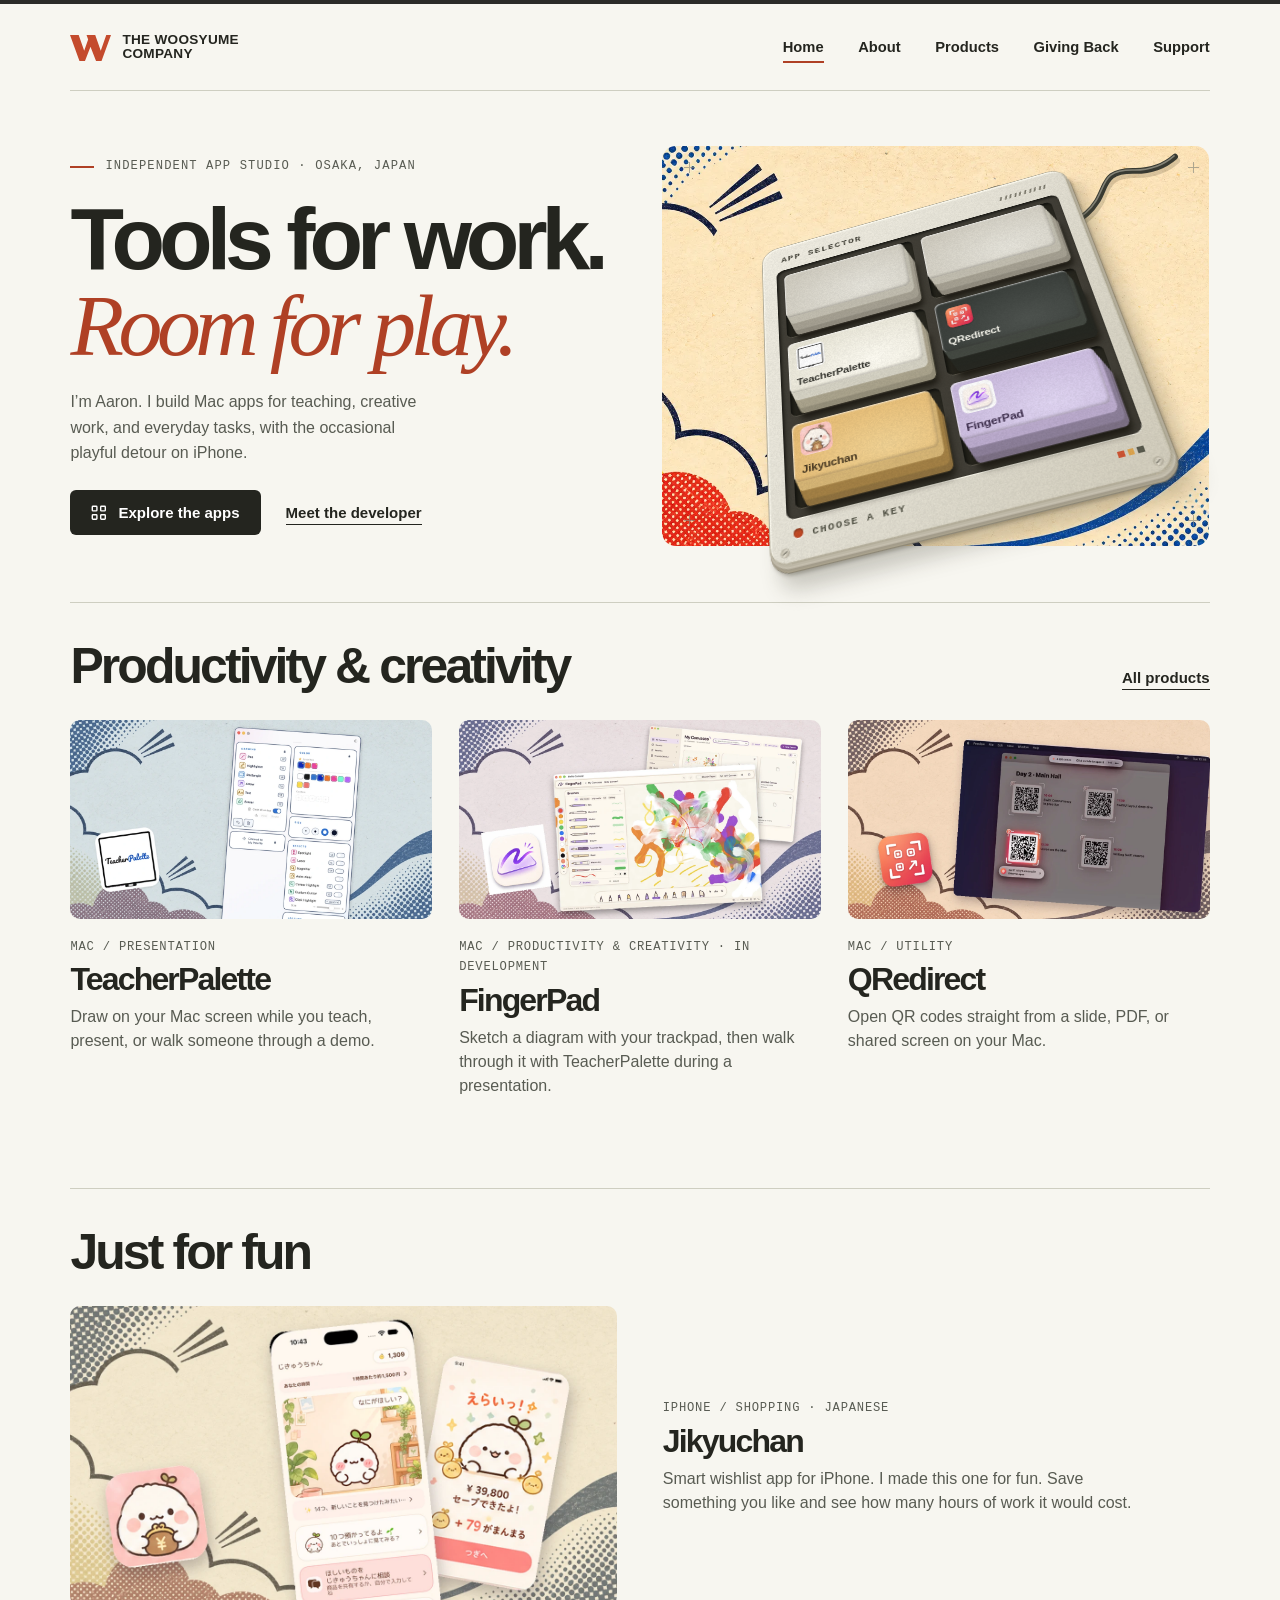
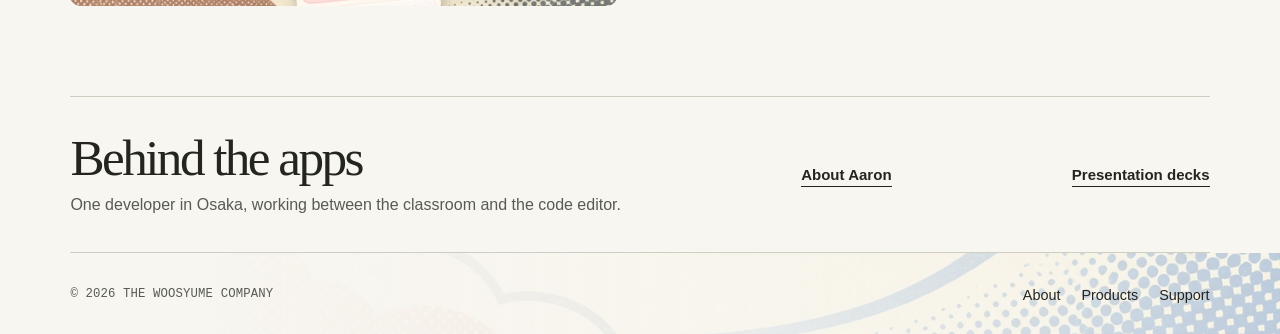
<file: docs/index.html>
<!doctype html>
<html lang="en">
<head>
  <meta charset="utf-8">
  <meta name="viewport" content="width=device-width, initial-scale=1">
  <meta name="theme-color" content="#f7f6f0">
  <meta name="description" content="Explore TeacherPalette, QRedirect, Jikyuchan, and FingerPad from THE WOOSYUME COMPANY, Aaron Kim’s independent app studio in Osaka.">
  <title>Independent Mac and iPhone apps · THE WOOSYUME COMPANY</title>
  <link rel="canonical" href="https://woosyume.dev/">
  <meta property="og:type" content="website">
  <meta property="og:site_name" content="THE WOOSYUME COMPANY">
  <meta property="og:title" content="Independent Mac and iPhone apps · THE WOOSYUME COMPANY">
  <meta property="og:description" content="Explore TeacherPalette, QRedirect, Jikyuchan, and FingerPad from THE WOOSYUME COMPANY, Aaron Kim’s independent app studio in Osaka.">
  <meta property="og:url" content="https://woosyume.dev/">
  <meta property="og:image" content="https://woosyume.dev/assets/images/studio-collection.webp">
  <meta name="twitter:card" content="summary_large_image">
  <script type="application/ld+json">{
  "@context": "https://schema.org",
  "@type": "WebSite",
  "name": "Independent Mac and iPhone apps · THE WOOSYUME COMPANY",
  "description": "Explore TeacherPalette, QRedirect, Jikyuchan, and FingerPad from THE WOOSYUME COMPANY, Aaron Kim’s independent app studio in Osaka.",
  "url": "https://woosyume.dev/",
  "publisher": {
    "@type": "Organization",
    "@id": "https://woosyume.dev/#studio",
    "name": "THE WOOSYUME COMPANY",
    "url": "https://woosyume.dev/"
  }
}</script>
  <link rel="icon" href="assets/mark.svg" type="image/svg+xml">
  <link rel="stylesheet" href="assets/site.css">
  
  <script defer src="assets/selector.js"></script>
</head>
<body>
<a class="skip" href="#main">Skip to content</a>
<header>
  <div class="wrap">
    <a class="brand" href="index.html" aria-label="THE WOOSYUME COMPANY home"><img src="assets/mark.svg" width="41" height="39" alt=""><span class="brand-name"><span>THE WOOSYUME</span><span>COMPANY</span></span></a>
    <nav aria-label="Main navigation">
      <a href="index.html" aria-current="page">Home</a>
      <a href="about/index.html">About</a>
      <a href="products/index.html">Products</a>
      <a href="giving-back/index.html">Giving Back</a>
      <a href="support/index.html">Support</a>
    </nav>
  </div>
</header>
<main id="main" class="wrap ">
  <section class="hero" aria-labelledby="hero-title">
    <div class="hero-copy">
      <p class="eyebrow">Independent app studio · Osaka, Japan</p>
      <h1 class="display" id="hero-title">Tools for work.<em>Room for play.</em></h1>
      <p class="intro">I’m Aaron. I build Mac apps for teaching, creative work, and everyday tasks, with the occasional playful detour on iPhone.</p>
      <div class="actions"><a class="button" href="#apps"><svg aria-hidden="true" viewBox="0 0 16 16" fill="none" stroke="currentColor" stroke-width="1.4"><rect x="1.3" y="1.3" width="4.6" height="4.6" rx=".75"/><rect x="9.7" y="1.3" width="4.6" height="4.6" rx=".75"/><rect x="1.3" y="9.7" width="4.6" height="4.6" rx=".75"/><rect x="9.7" y="9.7" width="4.6" height="4.6" rx=".75"/></svg>Explore the apps</a><a class="text-link" href="about/index.html">Meet the developer</a></div>
    </div>
    <div class="selector" role="group" aria-label="App selector. Choose a key to explore its app.">
    <div class="selector-field" aria-hidden="true"></div>
    <span class="cross a" aria-hidden="true"></span><span class="cross b" aria-hidden="true"></span><span class="cross c" aria-hidden="true"></span><span class="cross d" aria-hidden="true"></span>
    <svg class="cable" viewBox="0 0 540 380" aria-hidden="true" fill="none" stroke-linecap="round">
      <path d="M310 125 C318 95 295 75 307 52 S353 28 371 48 S395 80 419 59 S428 16 467 17 C485 17 498 10 506 3" stroke="#554b3435" stroke-width="6" transform="translate(2 4)"/>
      <path d="M310 125 C318 95 295 75 307 52 S353 28 371 48 S395 80 419 59 S428 16 467 17 C485 17 498 10 506 3" stroke="#383a32" stroke-width="5.8"/>
      <path d="M310 125 C318 95 295 75 307 52 S353 28 371 48 S395 80 419 59 S428 16 467 17 C485 17 498 10 506 3" stroke="#858478" stroke-width="1.5" transform="translate(-.9 -.8)"/>
    </svg>
    <div class="console">
      <div class="panel-top" aria-hidden="true"><span class="machine-name">App selector</span><span class="vents"></span></div>
      <div class="keys">
        <!-- Replace either blank key with an app link when its product page is ready. -->
        <span class="key key-spare" aria-hidden="true"><span class="key-inner"></span></span>
        <span class="key key-spare" aria-hidden="true"><span class="key-inner"></span></span>
        <a class="key key-teacherpalette" href="products/teacherpalette/index.html" aria-label="Explore TeacherPalette">
      <span class="key-inner"><img class="key-icon" src="assets/images/teacherpalette.png" width="48" height="48" alt=""><span class="key-name">TeacherPalette</span></span>
    </a>
  <a class="key key-qredirect" href="products/qredirect/index.html" aria-label="Explore QRedirect">
      <span class="key-inner"><img class="key-icon" src="assets/images/qredirect.png" width="48" height="48" alt=""><span class="key-name">QRedirect</span></span>
    </a>
  <a class="key key-jikyuchan" href="products/jikyuchan/index.html" aria-label="Explore Jikyuchan">
      <span class="key-inner"><img class="key-icon" src="assets/images/jikyuchan.webp" width="48" height="48" alt=""><span class="key-name">Jikyuchan</span></span>
    </a>
  <a class="key key-fingerpad" href="products/fingerpad/index.html" aria-label="Explore FingerPad">
      <span class="key-inner"><img class="key-icon" src="assets/images/fingerpad.png" width="48" height="48" alt=""><span class="key-name">FingerPad</span></span>
    </a></div>
      <div class="panel-bottom" aria-hidden="true"><span class="machine-note"><i class="lamp"></i>Choose a key</span><span class="ribs"><i></i><i></i><i></i></span></div>
      <i class="screw left" aria-hidden="true"></i><i class="screw right" aria-hidden="true"></i>
    </div>
  </div>
  </section>
  <section class="collection" id="apps" aria-labelledby="apps-title" data-app-group>
    <div class="section-heading"><h2 class="section-title" id="apps-title">Productivity &amp; creativity</h2><a class="text-link" href="products/index.html">All products</a></div>
    <div class="catalog work-catalog">
      <a class="card" href="products/teacherpalette/index.html" aria-labelledby="card-teacherpalette" data-platform="Mac">
    <img class="showcase" src="assets/images/teacherpalette-showcase.webp" width="1200" height="660" loading="lazy" alt="TeacherPalette drawing tools and color palette alongside its app icon">
    <div class="card-copy"><span class="meta">Mac / Presentation</span>
      <h3 id="card-teacherpalette">TeacherPalette</h3>
      <p>Draw on your Mac screen while you teach, present, or walk someone through a demo.</p>
    </div>
  </a>
      <a class="card" href="products/fingerpad/index.html" aria-labelledby="card-fingerpad" data-platform="Mac">
    <img class="showcase" src="assets/images/fingerpad-showcase.webp" width="1200" height="660" loading="lazy" alt="FingerPad app icon beside the drawing canvas and My Canvases library">
    <div class="card-copy"><span class="meta">Mac / Productivity &amp; creativity · In development</span>
      <h3 id="card-fingerpad">FingerPad</h3>
      <p>Sketch a diagram with your trackpad, then walk through it with TeacherPalette during a presentation.</p>
    </div>
  </a>
      <a class="card" href="products/qredirect/index.html" aria-labelledby="card-qredirect" data-platform="Mac">
    <img class="showcase" src="assets/images/qredirect-showcase.webp" width="1200" height="660" loading="lazy" alt="QRedirect identifying four QR codes on a presentation slide alongside its app icon">
    <div class="card-copy"><span class="meta">Mac / Utility</span>
      <h3 id="card-qredirect">QRedirect</h3>
      <p>Open QR codes straight from a slide, PDF, or shared screen on your Mac.</p>
    </div>
  </a>
    </div>
  </section>
  <section class="collection play-collection" aria-labelledby="play-title" data-app-group>
    <div class="section-heading"><h2 class="section-title" id="play-title">Just for fun</h2></div>
    <a class="card" href="products/jikyuchan/index.html" aria-labelledby="card-jikyuchan" data-platform="iPhone">
    <img class="showcase" src="assets/images/jikyuchan-showcase.webp" width="1200" height="660" loading="lazy" alt="Jikyuchan home and savings screens on iPhone alongside the character app icon">
    <div class="card-copy"><span class="meta">iPhone / Shopping · Japanese</span>
      <h3 id="card-jikyuchan">Jikyuchan</h3>
      <p>Smart wishlist app for iPhone. I made this one for fun. Save something you like and see how many hours of work it would cost.</p>
    </div>
  </a>
  </section>

  <section class="studio-note">
    <div><h2>Behind the apps</h2><p>One developer in Osaka, working between the classroom and the code editor.</p></div>
    <a class="text-link" href="about/index.html">About Aaron</a>
    <a class="text-link" href="about/index.html#talks">Presentation decks</a>
  </section>
</main>
<footer>
  <div class="wrap">
    <p class="copyright">© 2026 THE WOOSYUME COMPANY</p>
    <div class="foot-nav"><a href="about/index.html">About</a><a href="products/index.html">Products</a><a href="support/index.html">Support</a></div>
  </div>
</footer>
</body>
</html>
</file>
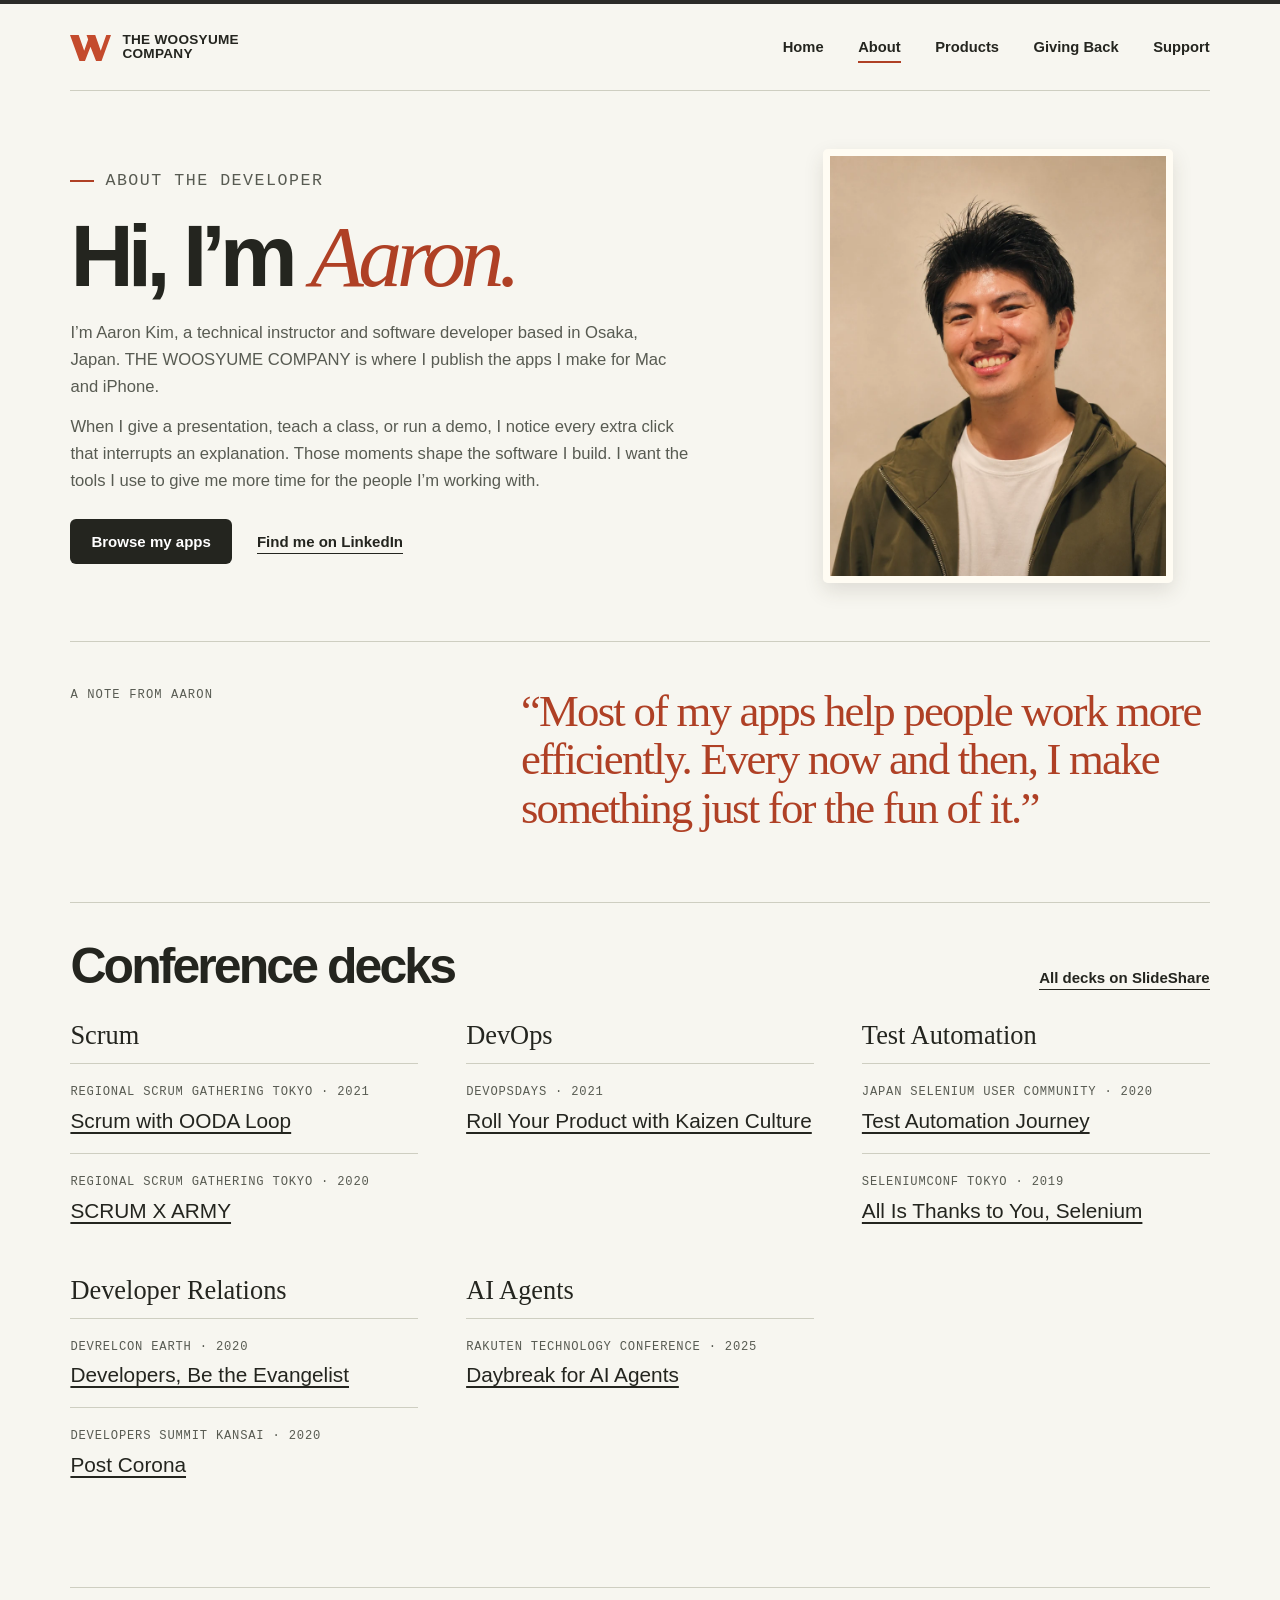
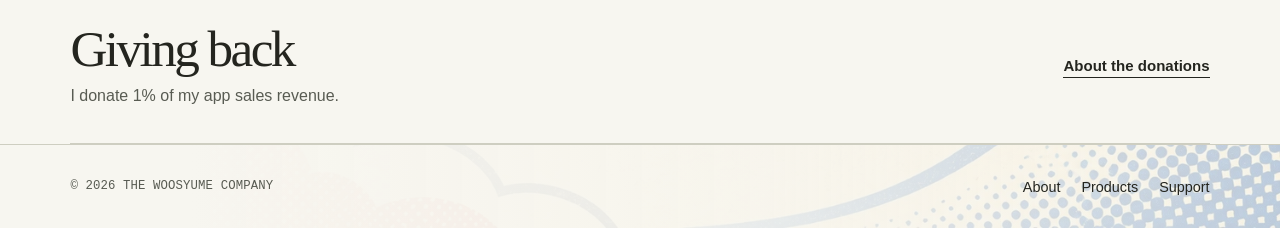
<file: docs/about/index.html>
<!doctype html>
<html lang="en">
<head>
  <meta charset="utf-8">
  <meta name="viewport" content="width=device-width, initial-scale=1">
  <meta name="theme-color" content="#f7f6f0">
  <meta name="description" content="Meet Aaron Kim, a technical instructor and independent Mac and iPhone app developer based in Osaka, Japan.">
  <title>About Aaron Kim · THE WOOSYUME COMPANY</title>
  <link rel="canonical" href="https://woosyume.dev/about/">
  <meta property="og:type" content="website">
  <meta property="og:site_name" content="THE WOOSYUME COMPANY">
  <meta property="og:title" content="About Aaron Kim · THE WOOSYUME COMPANY">
  <meta property="og:description" content="Meet Aaron Kim, a technical instructor and independent Mac and iPhone app developer based in Osaka, Japan.">
  <meta property="og:url" content="https://woosyume.dev/about/">
  <meta property="og:image" content="https://woosyume.dev/assets/images/studio-collection.webp">
  <meta name="twitter:card" content="summary_large_image">
  <script type="application/ld+json">{
  "@context": "https://schema.org",
  "@type": "AboutPage",
  "name": "About Aaron Kim · THE WOOSYUME COMPANY",
  "description": "Meet Aaron Kim, a technical instructor and independent Mac and iPhone app developer based in Osaka, Japan.",
  "url": "https://woosyume.dev/about/",
  "publisher": {
    "@type": "Organization",
    "@id": "https://woosyume.dev/#studio",
    "name": "THE WOOSYUME COMPANY",
    "url": "https://woosyume.dev/"
  }
}</script>
  <link rel="icon" href="../assets/mark.svg" type="image/svg+xml">
  <link rel="stylesheet" href="../assets/site.css">
  
</head>
<body>
<a class="skip" href="#main">Skip to content</a>
<header>
  <div class="wrap">
    <a class="brand" href="../index.html" aria-label="THE WOOSYUME COMPANY home"><img src="../assets/mark.svg" width="41" height="39" alt=""><span class="brand-name"><span>THE WOOSYUME</span><span>COMPANY</span></span></a>
    <nav aria-label="Main navigation">
      <a href="../index.html">Home</a>
      <a href="../about/index.html" aria-current="page">About</a>
      <a href="../products/index.html">Products</a>
      <a href="../giving-back/index.html">Giving Back</a>
      <a href="../support/index.html">Support</a>
    </nav>
  </div>
</header>
<main id="main" class="wrap about">
  <section class="about-grid">
    <div class="bio-text">
      <p class="eyebrow">About the developer</p>
      <h1 class="display">Hi, I’m <em>Aaron.</em></h1>
      <p>I’m Aaron Kim, a technical instructor and software developer based in Osaka, Japan. THE WOOSYUME COMPANY is where I publish the apps I make for Mac and iPhone.</p>
      <p>When I give a presentation, teach a class, or run a demo, I notice every extra click that interrupts an explanation. Those moments shape the software I build. I want the tools I use to give me more time for the people I’m working with.</p>
      <div class="actions"><a class="button" href="../products/index.html">Browse my apps</a><a class="text-link" href="https://www.linkedin.com/in/woohyeok-aaron-kim-317143139/" rel="me">Find me on LinkedIn</a></div>
    </div>
    <img class="portrait" src="../assets/images/aaron-kim.webp" width="800" height="1000" alt="Aaron Kim smiling in an olive jacket">
  </section>
  <section class="personal-note" aria-labelledby="note-title">
    <h2 class="section-kicker" id="note-title">A note from Aaron</h2>
    <!-- Draft personal comment: replace the blockquote with Aaron’s own words. -->
    <blockquote>“Most of my apps help people work more efficiently. Every now and then, I make something just for the fun of it.”</blockquote>
  </section>
  <section class="collection talks" id="talks" aria-labelledby="talks-title">
    <div class="section-heading"><h2 class="section-title" id="talks-title">Conference decks</h2><a class="text-link" href="https://www.slideshare.net/mavenant?nway-refresh=B&amp;itemsPerPage=18">All decks on SlideShare</a></div>
    <div class="deck-groups">
      <section>
        <h3>Scrum</h3>
        <ul>
          <li><span class="meta">Regional Scrum Gathering Tokyo · 2021</span><a href="https://www.slideshare.net/slideshow/regional-scrum-gathering-tokyo-2021-scrum-with-ooda-loop/241020269">Scrum with OODA Loop</a></li>
          <li><span class="meta">Regional Scrum Gathering Tokyo · 2020</span><a href="https://www.slideshare.net/slideshow/rsgt2020-scrum-x-army-217572785/217572785">SCRUM X ARMY</a></li>
        </ul>
      </section>
      <section>
        <h3>DevOps</h3>
        <ul>
          <li><span class="meta">DevOpsDays · 2021</span><a href="https://www.slideshare.net/slideshow/devopsdays2021-roll-your-product-with-kaizen-culture/246244185">Roll Your Product with Kaizen Culture</a></li>
        </ul>
      </section>
      <section>
        <h3>Test Automation</h3>
        <ul>
          <li><span class="meta">Japan Selenium User Community · 2020</span><a href="https://www.slideshare.net/slideshow/japan-selenium-user-community-in-remote-test-automation-journey-234093382/234093382">Test Automation Journey</a></li>
          <li><span class="meta">SeleniumConf Tokyo · 2019</span><a href="https://www.slideshare.net/slideshow/seleniumconf2019-tokyo-all-is-thanks-to-you-selenium/149219450">All Is Thanks to You, Selenium</a></li>
        </ul>
      </section>
      <section>
        <h3>Developer Relations</h3>
        <ul>
          <li><span class="meta">DevRelCon Earth · 2020</span><a href="https://www.slideshare.net/slideshow/devrelcon-earth-2020-developers-be-the-evangelist/237426257">Developers, Be the Evangelist</a></li>
          <li><span class="meta">Developers Summit Kansai · 2020</span><a href="https://www.slideshare.net/slideshow/developers-summit-2020-kansai-post-corona/238293032">Post Corona</a></li>
        </ul>
      </section>
      <section>
        <h3>AI Agents</h3>
        <ul>
          <li><span class="meta">Rakuten Technology Conference · 2025</span><a href="https://www.slideshare.net/slideshow/2025-rakuten-technology-conference-daybreak-for-ai-agents/284197055">Daybreak for AI Agents</a></li>
        </ul>
      </section>
    </div>
  </section>
  <section class="studio-note"><div><h2>Giving back</h2><p>I donate 1% of my app sales revenue.</p></div><a class="text-link" href="../giving-back/index.html">About the donations</a></section>
</main>
<footer>
  <div class="wrap">
    <p class="copyright">© 2026 THE WOOSYUME COMPANY</p>
    <div class="foot-nav"><a href="../about/index.html">About</a><a href="../products/index.html">Products</a><a href="../support/index.html">Support</a></div>
  </div>
</footer>
</body>
</html>
</file>
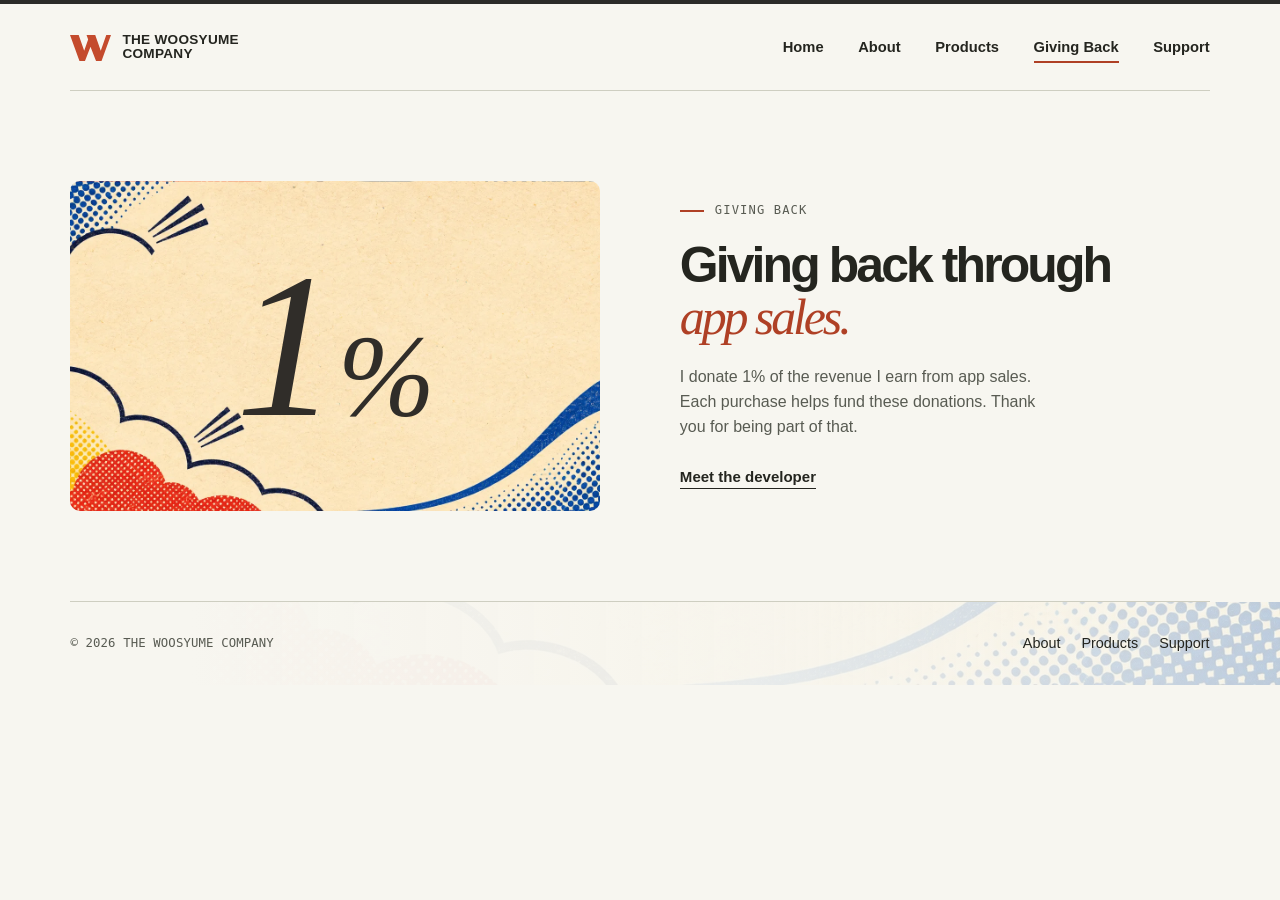
<file: docs/giving-back/index.html>
<!doctype html>
<html lang="en">
<head>
  <meta charset="utf-8">
  <meta name="viewport" content="width=device-width, initial-scale=1">
  <meta name="theme-color" content="#f7f6f0">
  <meta name="description" content="Aaron Kim donates 1% of app sales revenue from THE WOOSYUME COMPANY. Learn how purchases across the studio’s apps contribute.">
  <title>Giving back through app sales · THE WOOSYUME COMPANY</title>
  <link rel="canonical" href="https://woosyume.dev/giving-back/">
  <meta property="og:type" content="website">
  <meta property="og:site_name" content="THE WOOSYUME COMPANY">
  <meta property="og:title" content="Giving back through app sales · THE WOOSYUME COMPANY">
  <meta property="og:description" content="Aaron Kim donates 1% of app sales revenue from THE WOOSYUME COMPANY. Learn how purchases across the studio’s apps contribute.">
  <meta property="og:url" content="https://woosyume.dev/giving-back/">
  <meta property="og:image" content="https://woosyume.dev/assets/images/studio-collection.webp">
  <meta name="twitter:card" content="summary_large_image">
  <script type="application/ld+json">{
  "@context": "https://schema.org",
  "@type": "WebPage",
  "name": "Giving back through app sales · THE WOOSYUME COMPANY",
  "description": "Aaron Kim donates 1% of app sales revenue from THE WOOSYUME COMPANY. Learn how purchases across the studio’s apps contribute.",
  "url": "https://woosyume.dev/giving-back/",
  "publisher": {
    "@type": "Organization",
    "@id": "https://woosyume.dev/#studio",
    "name": "THE WOOSYUME COMPANY",
    "url": "https://woosyume.dev/"
  }
}</script>
  <link rel="icon" href="../assets/mark.svg" type="image/svg+xml">
  <link rel="stylesheet" href="../assets/site.css">
  
</head>
<body>
<a class="skip" href="#main">Skip to content</a>
<header>
  <div class="wrap">
    <a class="brand" href="../index.html" aria-label="THE WOOSYUME COMPANY home"><img src="../assets/mark.svg" width="41" height="39" alt=""><span class="brand-name"><span>THE WOOSYUME</span><span>COMPANY</span></span></a>
    <nav aria-label="Main navigation">
      <a href="../index.html">Home</a>
      <a href="../about/index.html">About</a>
      <a href="../products/index.html">Products</a>
      <a href="../giving-back/index.html" aria-current="page">Giving Back</a>
      <a href="../support/index.html">Support</a>
    </nav>
  </div>
</header>
<main id="main" class="wrap info-page">
  <section class="giving">
    <div class="giving-figure" aria-hidden="true">1<span>%</span></div>
    <div><p class="eyebrow">Giving Back</p>
      <h1 class="section-title">Giving back through<br><em>app sales.</em></h1>
      <p class="intro">I donate 1% of the revenue I earn from app sales. Each purchase helps fund these donations. Thank you for being part of that.</p>
      <div class="actions"><a class="text-link" href="../about/index.html">Meet the developer</a></div>
    </div>
  </section>
</main>
<footer>
  <div class="wrap">
    <p class="copyright">© 2026 THE WOOSYUME COMPANY</p>
    <div class="foot-nav"><a href="../about/index.html">About</a><a href="../products/index.html">Products</a><a href="../support/index.html">Support</a></div>
  </div>
</footer>
</body>
</html>
</file>
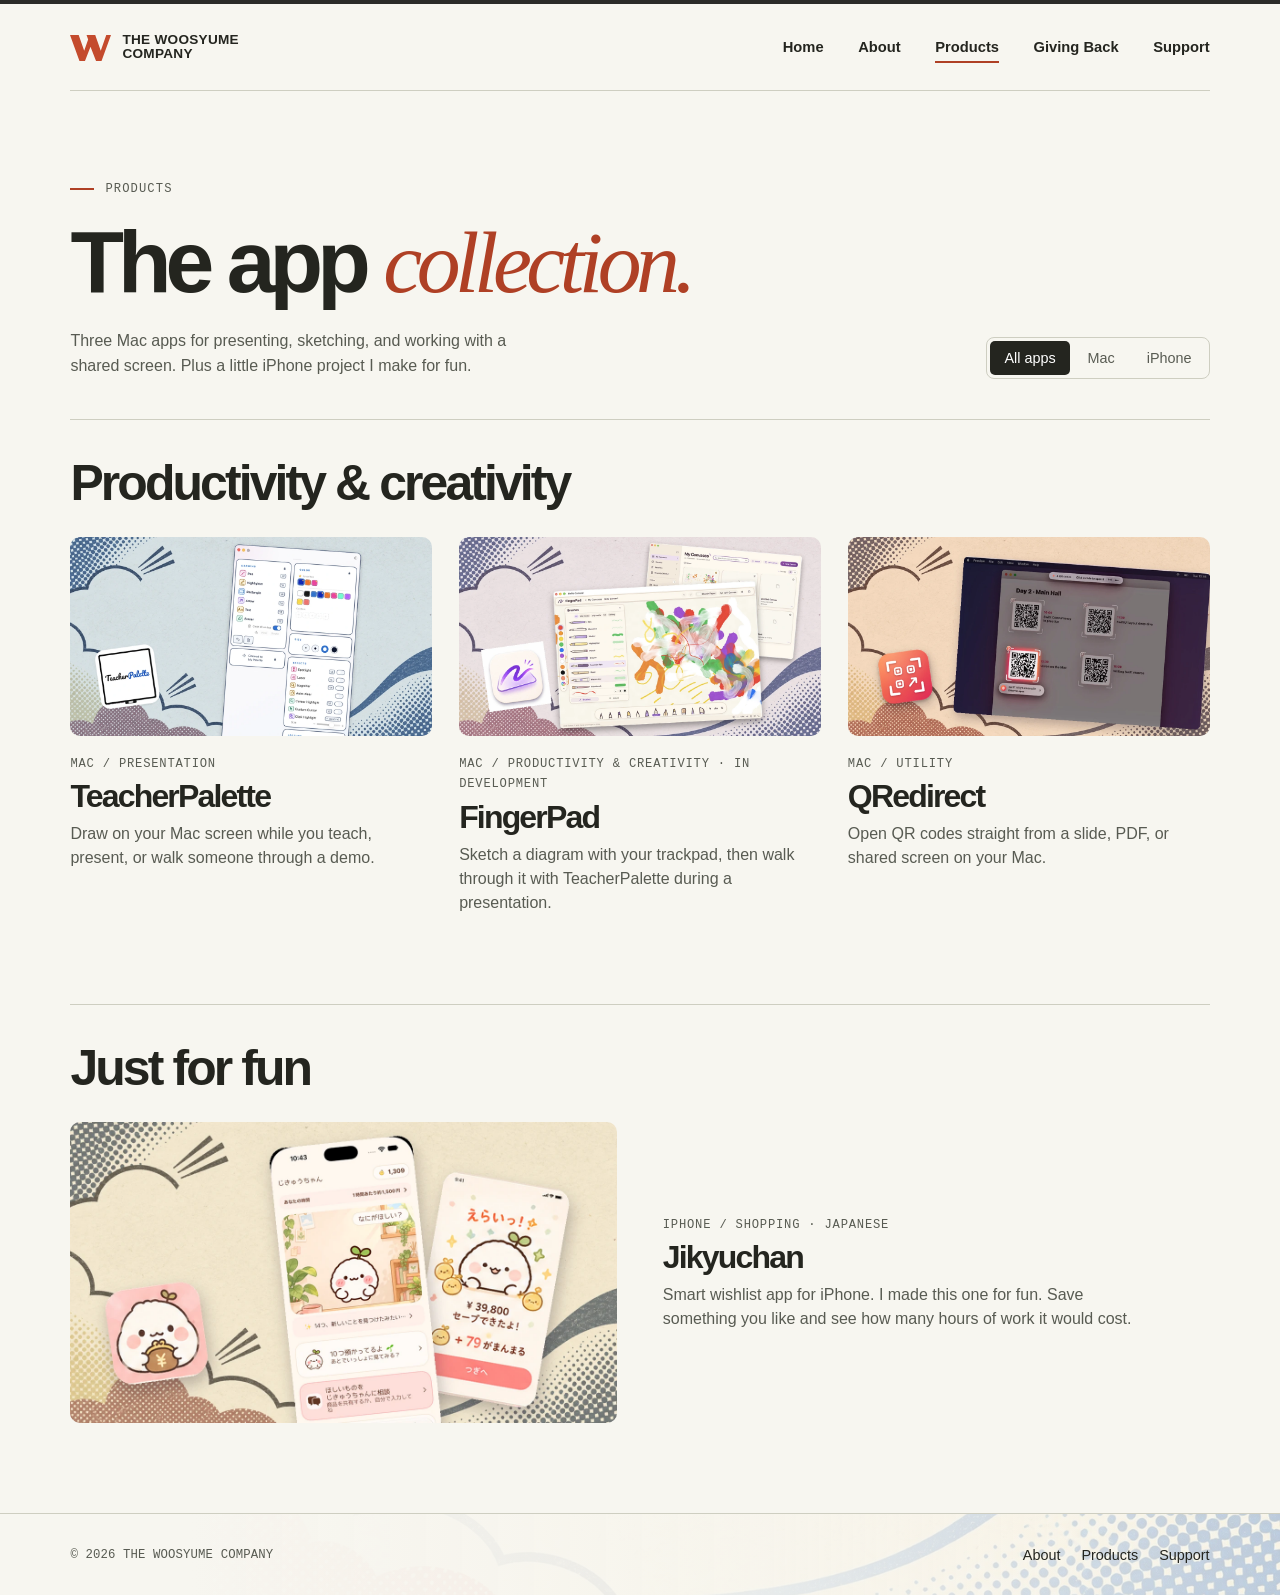
<file: docs/products/index.html>
<!doctype html>
<html lang="en">
<head>
  <meta charset="utf-8">
  <meta name="viewport" content="width=device-width, initial-scale=1">
  <meta name="theme-color" content="#f7f6f0">
  <meta name="description" content="Explore TeacherPalette, FingerPad, and QRedirect for productive and creative work on Mac, plus Jikyuchan, a playful smart wishlist for iPhone.">
  <title>Mac and iPhone app collection · THE WOOSYUME COMPANY</title>
  <link rel="canonical" href="https://woosyume.dev/products/">
  <meta property="og:type" content="website">
  <meta property="og:site_name" content="THE WOOSYUME COMPANY">
  <meta property="og:title" content="Mac and iPhone app collection · THE WOOSYUME COMPANY">
  <meta property="og:description" content="Explore TeacherPalette, FingerPad, and QRedirect for productive and creative work on Mac, plus Jikyuchan, a playful smart wishlist for iPhone.">
  <meta property="og:url" content="https://woosyume.dev/products/">
  <meta property="og:image" content="https://woosyume.dev/assets/images/studio-collection.webp">
  <meta name="twitter:card" content="summary_large_image">
  <script type="application/ld+json">{
  "@context": "https://schema.org",
  "@type": "CollectionPage",
  "name": "Mac and iPhone app collection · THE WOOSYUME COMPANY",
  "description": "Explore TeacherPalette, FingerPad, and QRedirect for productive and creative work on Mac, plus Jikyuchan, a playful smart wishlist for iPhone.",
  "url": "https://woosyume.dev/products/",
  "publisher": {
    "@type": "Organization",
    "@id": "https://woosyume.dev/#studio",
    "name": "THE WOOSYUME COMPANY",
    "url": "https://woosyume.dev/"
  }
}</script>
  <link rel="icon" href="../assets/mark.svg" type="image/svg+xml">
  <link rel="stylesheet" href="../assets/site.css">
  <script defer src="../assets/products.js"></script>
</head>
<body>
<a class="skip" href="#main">Skip to content</a>
<header>
  <div class="wrap">
    <a class="brand" href="../index.html" aria-label="THE WOOSYUME COMPANY home"><img src="../assets/mark.svg" width="41" height="39" alt=""><span class="brand-name"><span>THE WOOSYUME</span><span>COMPANY</span></span></a>
    <nav aria-label="Main navigation">
      <a href="../index.html">Home</a>
      <a href="../about/index.html">About</a>
      <a href="../products/index.html" aria-current="page">Products</a>
      <a href="../giving-back/index.html">Giving Back</a>
      <a href="../support/index.html">Support</a>
    </nav>
  </div>
</header>
<main id="main" class="wrap product-index">
  <div class="page-lead list-head">
    <div><p class="eyebrow">Products</p><h1 class="display">The app <em>collection.</em></h1><p class="intro">Three Mac apps for presenting, sketching, and working with a shared screen. Plus a little iPhone project I make for fun.</p></div>
    <div class="filters" role="group" aria-label="Filter by platform" hidden>
      <button type="button" data-filter="all" aria-pressed="true">All apps</button>
      <button type="button" data-filter="Mac" aria-pressed="false">Mac</button>
      <button type="button" data-filter="iPhone" aria-pressed="false">iPhone</button>
    </div>
  </div>
  <p id="filter-status" class="sr-only" role="status"></p>
  <section class="collection" id="apps" aria-labelledby="apps-title" data-app-group>
    <div class="section-heading"><h2 class="section-title" id="apps-title">Productivity &amp; creativity</h2></div>
    <div class="catalog work-catalog">
      <a class="card" href="../products/teacherpalette/index.html" aria-labelledby="card-teacherpalette" data-platform="Mac">
    <img class="showcase" src="../assets/images/teacherpalette-showcase.webp" width="1200" height="660" loading="lazy" alt="TeacherPalette drawing tools and color palette alongside its app icon">
    <div class="card-copy"><span class="meta">Mac / Presentation</span>
      <h3 id="card-teacherpalette">TeacherPalette</h3>
      <p>Draw on your Mac screen while you teach, present, or walk someone through a demo.</p>
    </div>
  </a>
      <a class="card" href="../products/fingerpad/index.html" aria-labelledby="card-fingerpad" data-platform="Mac">
    <img class="showcase" src="../assets/images/fingerpad-showcase.webp" width="1200" height="660" loading="lazy" alt="FingerPad app icon beside the drawing canvas and My Canvases library">
    <div class="card-copy"><span class="meta">Mac / Productivity &amp; creativity · In development</span>
      <h3 id="card-fingerpad">FingerPad</h3>
      <p>Sketch a diagram with your trackpad, then walk through it with TeacherPalette during a presentation.</p>
    </div>
  </a>
      <a class="card" href="../products/qredirect/index.html" aria-labelledby="card-qredirect" data-platform="Mac">
    <img class="showcase" src="../assets/images/qredirect-showcase.webp" width="1200" height="660" loading="lazy" alt="QRedirect identifying four QR codes on a presentation slide alongside its app icon">
    <div class="card-copy"><span class="meta">Mac / Utility</span>
      <h3 id="card-qredirect">QRedirect</h3>
      <p>Open QR codes straight from a slide, PDF, or shared screen on your Mac.</p>
    </div>
  </a>
    </div>
  </section>
  <section class="collection play-collection" aria-labelledby="play-title" data-app-group>
    <div class="section-heading"><h2 class="section-title" id="play-title">Just for fun</h2></div>
    <a class="card" href="../products/jikyuchan/index.html" aria-labelledby="card-jikyuchan" data-platform="iPhone">
    <img class="showcase" src="../assets/images/jikyuchan-showcase.webp" width="1200" height="660" loading="lazy" alt="Jikyuchan home and savings screens on iPhone alongside the character app icon">
    <div class="card-copy"><span class="meta">iPhone / Shopping · Japanese</span>
      <h3 id="card-jikyuchan">Jikyuchan</h3>
      <p>Smart wishlist app for iPhone. I made this one for fun. Save something you like and see how many hours of work it would cost.</p>
    </div>
  </a>
  </section>
</main>
<footer>
  <div class="wrap">
    <p class="copyright">© 2026 THE WOOSYUME COMPANY</p>
    <div class="foot-nav"><a href="../about/index.html">About</a><a href="../products/index.html">Products</a><a href="../support/index.html">Support</a></div>
  </div>
</footer>
</body>
</html>
</file>
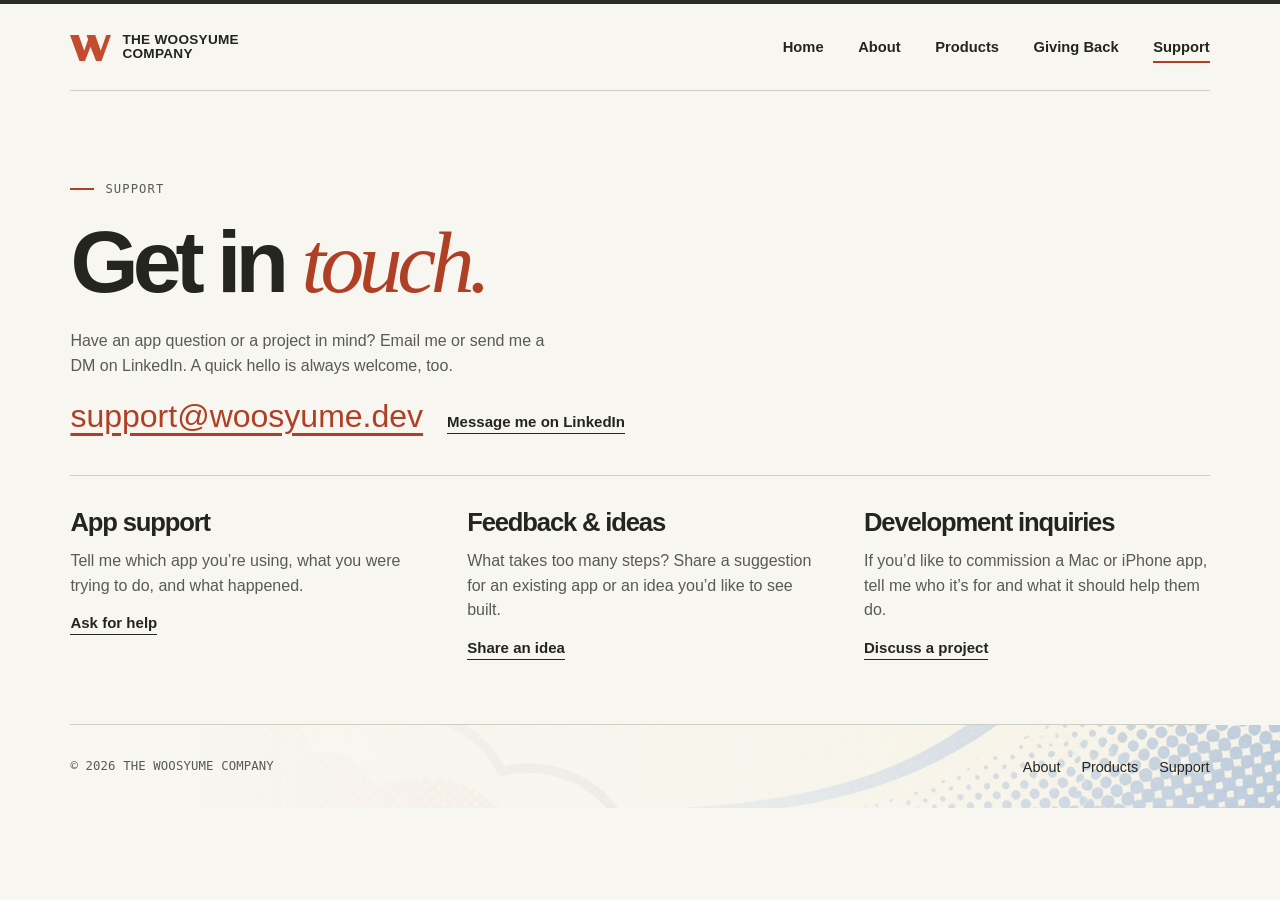
<file: docs/support/index.html>
<!doctype html>
<html lang="en">
<head>
  <meta charset="utf-8">
  <meta name="viewport" content="width=device-width, initial-scale=1">
  <meta name="theme-color" content="#f7f6f0">
  <meta name="description" content="Contact Aaron about an app issue, suggest an improvement, or discuss a custom Mac or iPhone development project.">
  <title>Support &amp; development inquiries · THE WOOSYUME COMPANY</title>
  <link rel="canonical" href="https://woosyume.dev/support/">
  <meta property="og:type" content="website">
  <meta property="og:site_name" content="THE WOOSYUME COMPANY">
  <meta property="og:title" content="Support &amp; development inquiries · THE WOOSYUME COMPANY">
  <meta property="og:description" content="Contact Aaron about an app issue, suggest an improvement, or discuss a custom Mac or iPhone development project.">
  <meta property="og:url" content="https://woosyume.dev/support/">
  <meta property="og:image" content="https://woosyume.dev/assets/images/studio-collection.webp">
  <meta name="twitter:card" content="summary_large_image">
  <script type="application/ld+json">{
  "@context": "https://schema.org",
  "@type": "ContactPage",
  "name": "Support & development inquiries · THE WOOSYUME COMPANY",
  "description": "Contact Aaron about an app issue, suggest an improvement, or discuss a custom Mac or iPhone development project.",
  "url": "https://woosyume.dev/support/",
  "publisher": {
    "@type": "Organization",
    "@id": "https://woosyume.dev/#studio",
    "name": "THE WOOSYUME COMPANY",
    "url": "https://woosyume.dev/"
  }
}</script>
  <link rel="icon" href="../assets/mark.svg" type="image/svg+xml">
  <link rel="stylesheet" href="../assets/site.css">
  
</head>
<body>
<a class="skip" href="#main">Skip to content</a>
<header>
  <div class="wrap">
    <a class="brand" href="../index.html" aria-label="THE WOOSYUME COMPANY home"><img src="../assets/mark.svg" width="41" height="39" alt=""><span class="brand-name"><span>THE WOOSYUME</span><span>COMPANY</span></span></a>
    <nav aria-label="Main navigation">
      <a href="../index.html">Home</a>
      <a href="../about/index.html">About</a>
      <a href="../products/index.html">Products</a>
      <a href="../giving-back/index.html">Giving Back</a>
      <a href="../support/index.html" aria-current="page">Support</a>
    </nav>
  </div>
</header>
<main id="main" class="wrap info-page">
  <section class="page-lead contact-intro">
    <p class="eyebrow">Support</p>
    <h1 class="display">Get in <em>touch.</em></h1>
    <p class="intro">Have an app question or a project in mind? Email me or send me a DM on LinkedIn. A quick hello is always welcome, too.</p>
    <div class="contact-channels">
      <a class="contact-mail" href="mailto:support@woosyume.dev">support@woosyume.dev</a>
      <a class="text-link" href="https://www.linkedin.com/in/woohyeok-aaron-kim-317143139/" rel="me">Message me on LinkedIn</a>
    </div>
  </section>
  <section class="contact-options" aria-label="Ways to get in touch">
    <article><h2>App support</h2><p>Tell me which app you’re using, what you were trying to do, and what happened.</p><a class="text-link" href="mailto:support@woosyume.dev?subject=App%20support">Ask for help</a></article>
    <article><h2>Feedback &amp; ideas</h2><p>What takes too many steps? Share a suggestion for an existing app or an idea you’d like to see built.</p><a class="text-link" href="mailto:support@woosyume.dev?subject=Feedback%20or%20idea">Share an idea</a></article>
    <article><h2>Development inquiries</h2><p>If you’d like to commission a Mac or iPhone app, tell me who it’s for and what it should help them do.</p><a class="text-link" href="mailto:support@woosyume.dev?subject=Development%20inquiry">Discuss a project</a></article>
  </section>
</main>
<footer>
  <div class="wrap">
    <p class="copyright">© 2026 THE WOOSYUME COMPANY</p>
    <div class="foot-nav"><a href="../about/index.html">About</a><a href="../products/index.html">Products</a><a href="../support/index.html">Support</a></div>
  </div>
</footer>
</body>
</html>
</file>
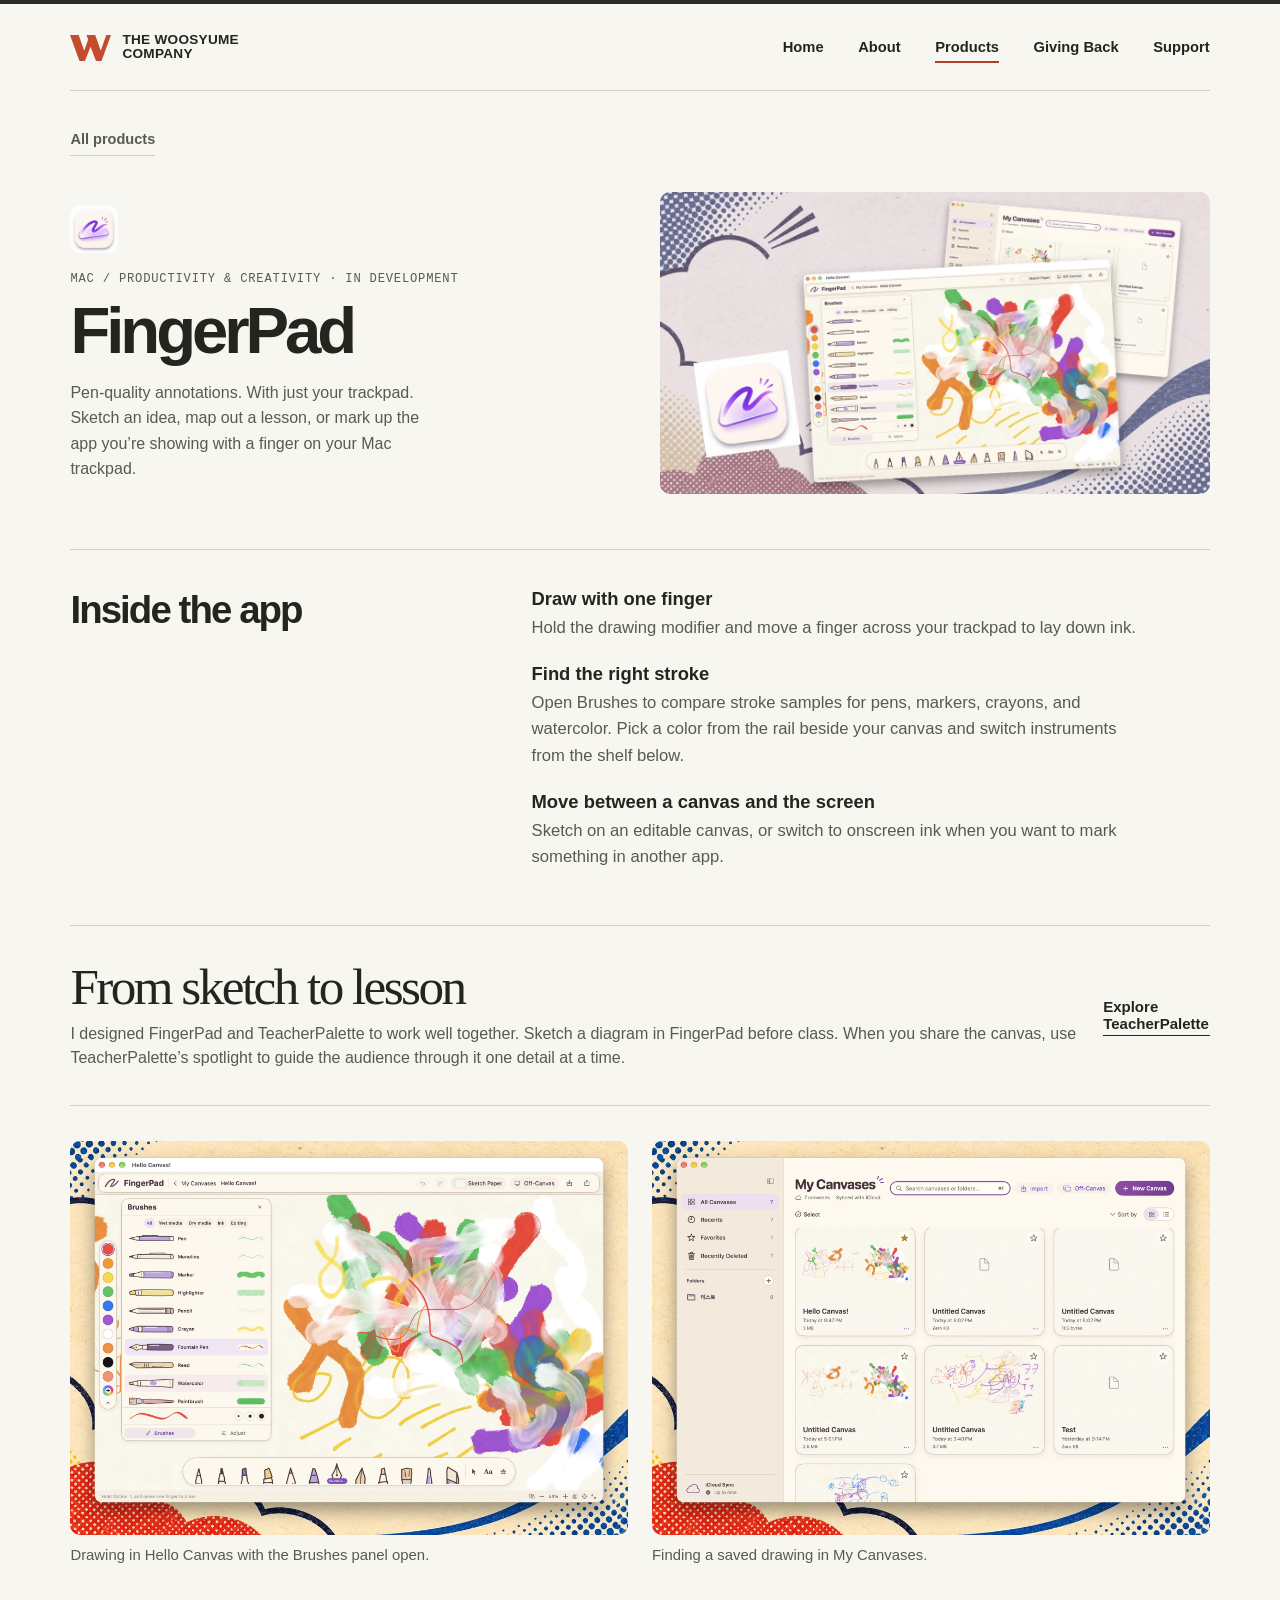
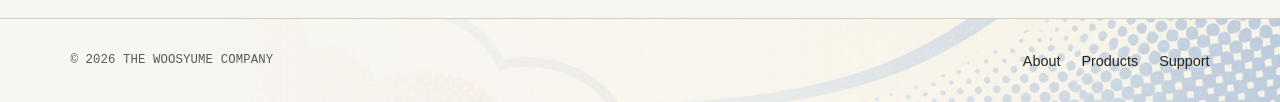
<file: docs/products/fingerpad/index.html>
<!doctype html>
<html lang="en">
<head>
  <meta charset="utf-8">
  <meta name="viewport" content="width=device-width, initial-scale=1">
  <meta name="theme-color" content="#f7f6f0">
  <meta name="description" content="FingerPad turns your Mac trackpad into a pen for visual notes, sketches, and screen annotations. Explore how it complements TeacherPalette for presentations.">
  <title>FingerPad — Productivity &amp; creativity with your Mac trackpad · THE WOOSYUME COMPANY</title>
  <link rel="canonical" href="https://woosyume.dev/products/fingerpad/">
  <meta property="og:type" content="website">
  <meta property="og:site_name" content="THE WOOSYUME COMPANY">
  <meta property="og:title" content="FingerPad — Productivity &amp; creativity with your Mac trackpad · THE WOOSYUME COMPANY">
  <meta property="og:description" content="FingerPad turns your Mac trackpad into a pen for visual notes, sketches, and screen annotations. Explore how it complements TeacherPalette for presentations.">
  <meta property="og:url" content="https://woosyume.dev/products/fingerpad/">
  <meta property="og:image" content="https://woosyume.dev/assets/images/fingerpad-showcase.webp">
  <meta name="twitter:card" content="summary_large_image">
  <script type="application/ld+json">{
  "@context": "https://schema.org",
  "@type": "SoftwareApplication",
  "name": "FingerPad",
  "description": "FingerPad turns your Mac trackpad into a pen for visual notes, sketches, and screen annotations. Explore how it complements TeacherPalette for presentations.",
  "url": "https://woosyume.dev/products/fingerpad/",
  "publisher": {
    "@type": "Organization",
    "@id": "https://woosyume.dev/#studio",
    "name": "THE WOOSYUME COMPANY",
    "url": "https://woosyume.dev/"
  },
  "screenshot": [
    "https://woosyume.dev/assets/images/fingerpad-canvas.webp",
    "https://woosyume.dev/assets/images/fingerpad-library.webp"
  ],
  "operatingSystem": "macOS",
  "applicationCategory": "DesignApplication",
  "image": "https://woosyume.dev/assets/images/fingerpad-showcase.webp"
}</script>
  <link rel="icon" href="../../assets/mark.svg" type="image/svg+xml">
  <link rel="stylesheet" href="../../assets/site.css">
  
</head>
<body>
<a class="skip" href="#main">Skip to content</a>
<header>
  <div class="wrap">
    <a class="brand" href="../../index.html" aria-label="THE WOOSYUME COMPANY home"><img src="../../assets/mark.svg" width="41" height="39" alt=""><span class="brand-name"><span>THE WOOSYUME</span><span>COMPANY</span></span></a>
    <nav aria-label="Main navigation">
      <a href="../../index.html">Home</a>
      <a href="../../about/index.html">About</a>
      <a href="../../products/index.html" aria-current="location">Products</a>
      <a href="../../giving-back/index.html">Giving Back</a>
      <a href="../../support/index.html">Support</a>
    </nav>
  </div>
</header>
<main id="main" class="wrap detail">
  <a class="back" href="../index.html">All products</a>
  <section class="detail-hero">
    <div>
      <img class="detail-icon" width="48" height="48" src="../../assets/images/fingerpad.png" alt="">
      <p class="meta">Mac / Productivity &amp; creativity · In development</p>
      <h1>FingerPad</h1>
      <p class="intro">Pen-quality annotations. With just your trackpad. Sketch an idea, map out a lesson, or mark up the app you’re showing with a finger on your Mac trackpad.</p>
    
    </div>
    <img class="showcase" src="../../assets/images/fingerpad-showcase.webp" width="1200" height="660" loading="eager" alt="FingerPad app icon beside the drawing canvas and My Canvases library">
  </section>
  <section class="feature-layout" aria-labelledby="features-title">
    <h2 id="features-title">Inside the app</h2>
    <div class="feature-list"><div><h3>Draw with one finger</h3><p>Hold the drawing modifier and move a finger across your trackpad to lay down ink.</p></div>
  <div><h3>Find the right stroke</h3><p>Open Brushes to compare stroke samples for pens, markers, crayons, and watercolor. Pick a color from the rail beside your canvas and switch instruments from the shelf below.</p></div>
  <div><h3>Move between a canvas and the screen</h3><p>Sketch on an editable canvas, or switch to onscreen ink when you want to mark something in another app.</p></div></div>
  </section>
  <section class="studio-note">
    <div><h2>From sketch to lesson</h2><p>I designed FingerPad and TeacherPalette to work well together. Sketch a diagram in FingerPad before class. When you share the canvas, use TeacherPalette’s spotlight to guide the audience through it one detail at a time.</p></div>
    <a class="text-link" href="../teacherpalette/index.html">Explore TeacherPalette</a>
  </section>
  <section class="canvas-gallery" aria-label="FingerPad screenshots">
    <figure>
      <a href="../../assets/images/fingerpad-canvas.webp">
        <img src="../../assets/images/fingerpad-canvas.webp" width="2048" height="1448" loading="lazy" alt="FingerPad’s Brushes panel beside a canvas filled with colorful pen and watercolor strokes">
      </a>
      <figcaption>Drawing in Hello Canvas with the Brushes panel open.</figcaption>
    </figure>
    <figure>
      <a href="../../assets/images/fingerpad-library.webp">
        <img src="../../assets/images/fingerpad-library.webp" width="2048" height="1448" loading="lazy" alt="FingerPad’s My Canvases window showing drawing thumbnails, search, favorites, and folders">
      </a>
      <figcaption>Finding a saved drawing in My Canvases.</figcaption>
    </figure>
  </section>
</main>
<footer>
  <div class="wrap">
    <p class="copyright">© 2026 THE WOOSYUME COMPANY</p>
    <div class="foot-nav"><a href="../../about/index.html">About</a><a href="../../products/index.html">Products</a><a href="../../support/index.html">Support</a></div>
  </div>
</footer>
</body>
</html>
</file>
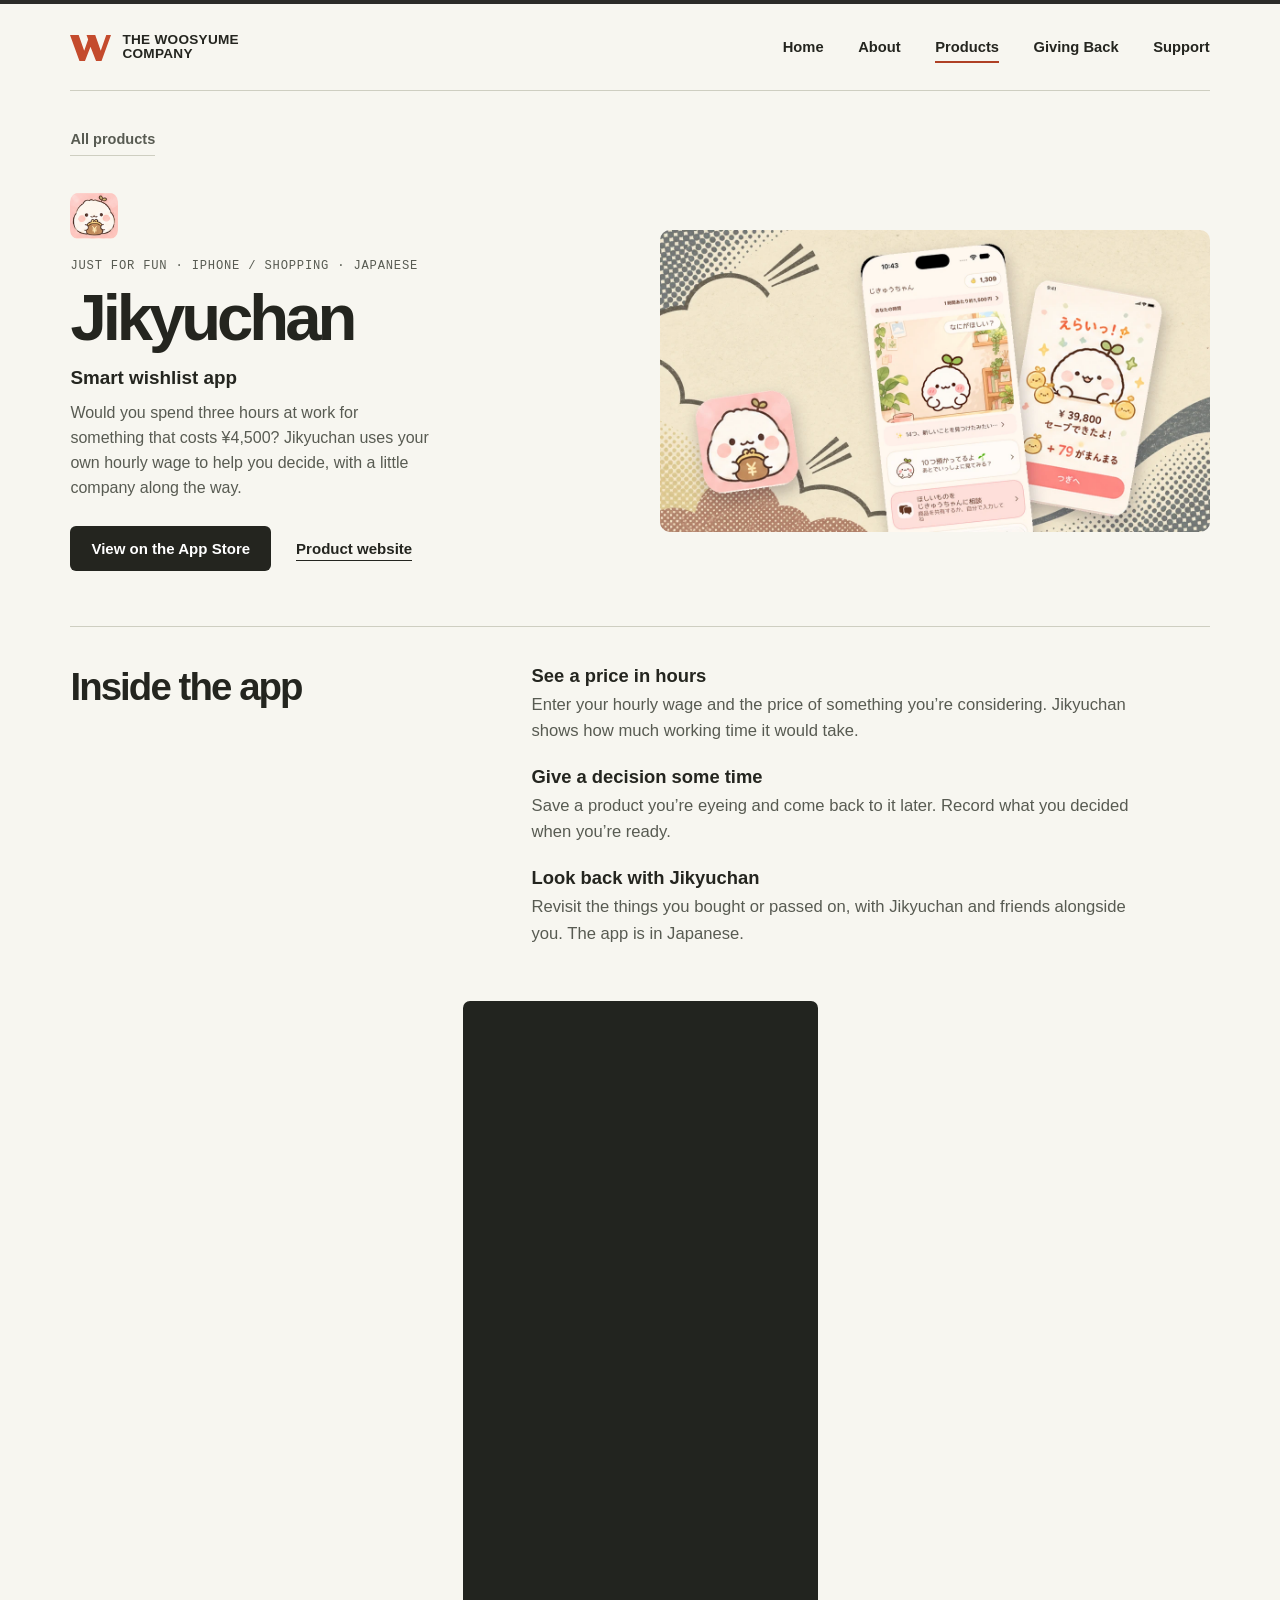
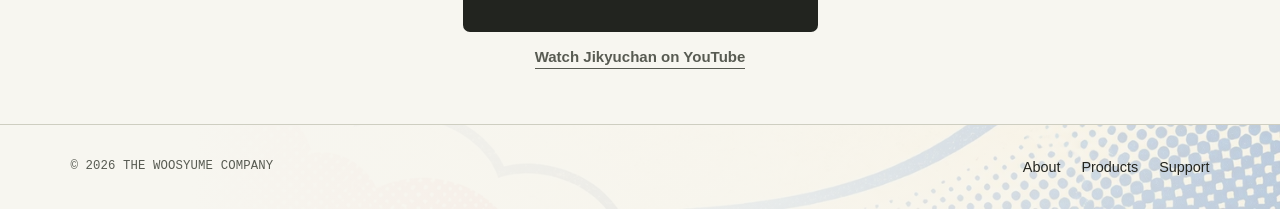
<file: docs/products/jikyuchan/index.html>
<!doctype html>
<html lang="en">
<head>
  <meta charset="utf-8">
  <meta name="viewport" content="width=device-width, initial-scale=1">
  <meta name="theme-color" content="#f7f6f0">
  <meta name="description" content="Jikyuchan is a smart wishlist app for iPhone. Save items, see how many hours of work a purchase takes, and revisit your shopping decisions. Available in Japanese.">
  <title>Jikyuchan — Smart wishlist app for iPhone · THE WOOSYUME COMPANY</title>
  <link rel="canonical" href="https://woosyume.dev/products/jikyuchan/">
  <meta property="og:type" content="website">
  <meta property="og:site_name" content="THE WOOSYUME COMPANY">
  <meta property="og:title" content="Jikyuchan — Smart wishlist app for iPhone · THE WOOSYUME COMPANY">
  <meta property="og:description" content="Jikyuchan is a smart wishlist app for iPhone. Save items, see how many hours of work a purchase takes, and revisit your shopping decisions. Available in Japanese.">
  <meta property="og:url" content="https://woosyume.dev/products/jikyuchan/">
  <meta property="og:image" content="https://woosyume.dev/assets/images/jikyuchan-showcase.webp">
  <meta name="twitter:card" content="summary_large_image">
  <script type="application/ld+json">{
  "@context": "https://schema.org",
  "@type": "SoftwareApplication",
  "name": "Jikyuchan",
  "description": "Jikyuchan is a smart wishlist app for iPhone. Save items, see how many hours of work a purchase takes, and revisit your shopping decisions. Available in Japanese.",
  "url": "https://woosyume.dev/products/jikyuchan/",
  "publisher": {
    "@type": "Organization",
    "@id": "https://woosyume.dev/#studio",
    "name": "THE WOOSYUME COMPANY",
    "url": "https://woosyume.dev/"
  },
  "operatingSystem": "iOS",
  "applicationCategory": "ShoppingApplication",
  "image": "https://woosyume.dev/assets/images/jikyuchan-showcase.webp",
  "downloadUrl": "https://apps.apple.com/jp/app/id6816579061",
  "sameAs": "https://jikyuchan.com/",
  "alternateName": "じきゅうちゃん"
}</script>
  <link rel="icon" href="../../assets/mark.svg" type="image/svg+xml">
  <link rel="stylesheet" href="../../assets/site.css">
  
</head>
<body>
<a class="skip" href="#main">Skip to content</a>
<header>
  <div class="wrap">
    <a class="brand" href="../../index.html" aria-label="THE WOOSYUME COMPANY home"><img src="../../assets/mark.svg" width="41" height="39" alt=""><span class="brand-name"><span>THE WOOSYUME</span><span>COMPANY</span></span></a>
    <nav aria-label="Main navigation">
      <a href="../../index.html">Home</a>
      <a href="../../about/index.html">About</a>
      <a href="../../products/index.html" aria-current="location">Products</a>
      <a href="../../giving-back/index.html">Giving Back</a>
      <a href="../../support/index.html">Support</a>
    </nav>
  </div>
</header>
<main id="main" class="wrap detail">
  <a class="back" href="../index.html">All products</a>
  <section class="detail-hero">
    <div>
      <img class="detail-icon" width="48" height="48" src="../../assets/images/jikyuchan.webp" alt="">
      <p class="meta">Just for fun · iPhone / Shopping · Japanese</p>
      <h1>Jikyuchan</h1>
      <p class="app-descriptor">Smart wishlist app</p>
      <p class="intro">Would you spend three hours at work for something that costs ¥4,500? Jikyuchan uses your own hourly wage to help you decide, with a little company along the way.</p>
      <div class="actions"><a class="button" href="https://apps.apple.com/jp/app/id6816579061">View on the App Store</a><a class="text-link" href="https://jikyuchan.com/">Product website</a></div>
    </div>
    <img class="showcase" src="../../assets/images/jikyuchan-showcase.webp" width="1200" height="660" loading="eager" alt="Jikyuchan home and savings screens on iPhone alongside the character app icon">
  </section>
  <section class="feature-layout" aria-labelledby="features-title">
    <h2 id="features-title">Inside the app</h2>
    <div class="feature-list"><div><h3>See a price in hours</h3><p>Enter your hourly wage and the price of something you’re considering. Jikyuchan shows how much working time it would take.</p></div>
  <div><h3>Give a decision some time</h3><p>Save a product you’re eyeing and come back to it later. Record what you decided when you’re ready.</p></div>
  <div><h3>Look back with Jikyuchan</h3><p>Revisit the things you bought or passed on, with Jikyuchan and friends alongside you. The app is in Japanese.</p></div></div>
  </section>
  <figure class="product-shot film film-short">
    <iframe src="https://www.youtube-nocookie.com/embed/t1FFZjwm_U8" title="Jikyuchan" loading="lazy" allow="encrypted-media; picture-in-picture; fullscreen" referrerpolicy="strict-origin-when-cross-origin" allowfullscreen></iframe>
    <figcaption><a class="text-link" href="https://www.youtube.com/shorts/t1FFZjwm_U8">Watch Jikyuchan on YouTube</a></figcaption>
  </figure>
</main>
<footer>
  <div class="wrap">
    <p class="copyright">© 2026 THE WOOSYUME COMPANY</p>
    <div class="foot-nav"><a href="../../about/index.html">About</a><a href="../../products/index.html">Products</a><a href="../../support/index.html">Support</a></div>
  </div>
</footer>
</body>
</html>
</file>
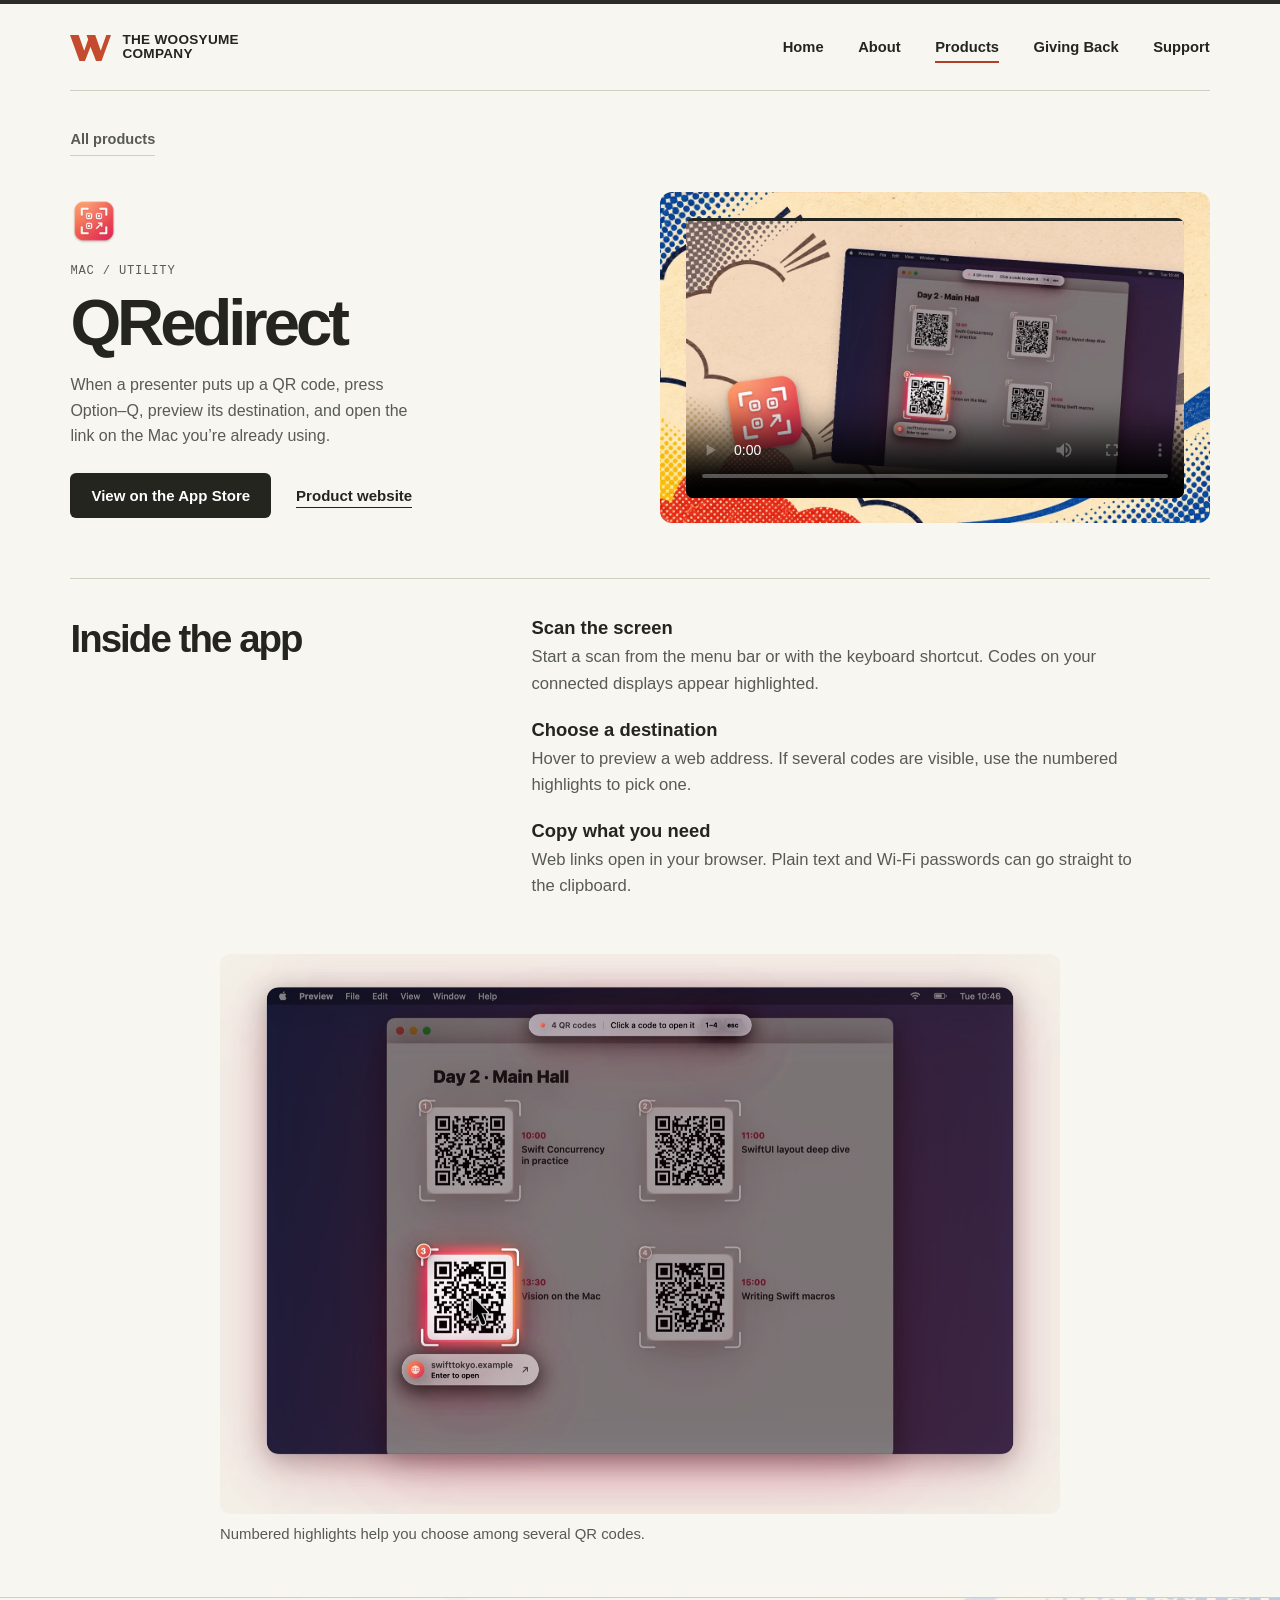
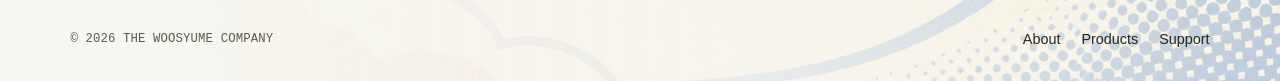
<file: docs/products/qredirect/index.html>
<!doctype html>
<html lang="en">
<head>
  <meta charset="utf-8">
  <meta name="viewport" content="width=device-width, initial-scale=1">
  <meta name="theme-color" content="#f7f6f0">
  <meta name="description" content="Scan QR codes in slides, PDFs, and video calls on your Mac with QRedirect. Preview a destination, open a link, or copy text from the menu bar.">
  <title>QRedirect — On-screen QR code scanner for Mac · THE WOOSYUME COMPANY</title>
  <link rel="canonical" href="https://woosyume.dev/products/qredirect/">
  <meta property="og:type" content="website">
  <meta property="og:site_name" content="THE WOOSYUME COMPANY">
  <meta property="og:title" content="QRedirect — On-screen QR code scanner for Mac · THE WOOSYUME COMPANY">
  <meta property="og:description" content="Scan QR codes in slides, PDFs, and video calls on your Mac with QRedirect. Preview a destination, open a link, or copy text from the menu bar.">
  <meta property="og:url" content="https://woosyume.dev/products/qredirect/">
  <meta property="og:image" content="https://woosyume.dev/assets/images/qredirect-showcase.webp">
  <meta name="twitter:card" content="summary_large_image">
  <script type="application/ld+json">{
  "@context": "https://schema.org",
  "@type": "SoftwareApplication",
  "name": "QRedirect",
  "description": "Scan QR codes in slides, PDFs, and video calls on your Mac with QRedirect. Preview a destination, open a link, or copy text from the menu bar.",
  "url": "https://woosyume.dev/products/qredirect/",
  "publisher": {
    "@type": "Organization",
    "@id": "https://woosyume.dev/#studio",
    "name": "THE WOOSYUME COMPANY",
    "url": "https://woosyume.dev/"
  },
  "operatingSystem": "macOS",
  "applicationCategory": "UtilitiesApplication",
  "image": "https://woosyume.dev/assets/images/qredirect-showcase.webp",
  "downloadUrl": "https://apps.apple.com/app/id6819714435",
  "sameAs": "https://woosyume.github.io/qredirect-docs/?lang=en"
}</script>
  <link rel="icon" href="../../assets/mark.svg" type="image/svg+xml">
  <link rel="stylesheet" href="../../assets/site.css">
  
</head>
<body>
<a class="skip" href="#main">Skip to content</a>
<header>
  <div class="wrap">
    <a class="brand" href="../../index.html" aria-label="THE WOOSYUME COMPANY home"><img src="../../assets/mark.svg" width="41" height="39" alt=""><span class="brand-name"><span>THE WOOSYUME</span><span>COMPANY</span></span></a>
    <nav aria-label="Main navigation">
      <a href="../../index.html">Home</a>
      <a href="../../about/index.html">About</a>
      <a href="../../products/index.html" aria-current="location">Products</a>
      <a href="../../giving-back/index.html">Giving Back</a>
      <a href="../../support/index.html">Support</a>
    </nav>
  </div>
</header>
<main id="main" class="wrap detail">
  <a class="back" href="../index.html">All products</a>
  <section class="detail-hero">
    <div>
      <img class="detail-icon" width="48" height="48" src="../../assets/images/qredirect.png" alt="">
      <p class="meta">Mac / Utility</p>
      <h1>QRedirect</h1>
      <p class="intro">When a presenter puts up a QR code, press Option–Q, preview its destination, and open the link on the Mac you’re already using.</p>
      <div class="actions"><a class="button" href="https://apps.apple.com/app/id6819714435">View on the App Store</a><a class="text-link" href="https://woosyume.github.io/qredirect-docs/?lang=en">Product website</a></div>
    </div>
    <div class="film-stage">
      <video controls playsinline preload="metadata" width="1920" height="1080" poster="../../assets/images/qredirect-showcase.webp" aria-label="QRedirect app overview">
        <source src="../../assets/video/qredirect-overview.mp4" type="video/mp4">
        <a href="../../assets/video/qredirect-overview.mp4">Open the QRedirect overview video</a>
      </video>
    </div>
  </section>
  <section class="feature-layout" aria-labelledby="features-title">
    <h2 id="features-title">Inside the app</h2>
    <div class="feature-list"><div><h3>Scan the screen</h3><p>Start a scan from the menu bar or with the keyboard shortcut. Codes on your connected displays appear highlighted.</p></div>
  <div><h3>Choose a destination</h3><p>Hover to preview a web address. If several codes are visible, use the numbered highlights to pick one.</p></div>
  <div><h3>Copy what you need</h3><p>Web links open in your browser. Plain text and Wi-Fi passwords can go straight to the clipboard.</p></div></div>
  </section>
  <figure class="product-shot"><img src="../../assets/images/qredirect-in-use.jpg" loading="lazy" alt="QRedirect numbers several QR codes displayed on a Mac"><figcaption>Numbered highlights help you choose among several QR codes.</figcaption></figure>
</main>
<footer>
  <div class="wrap">
    <p class="copyright">© 2026 THE WOOSYUME COMPANY</p>
    <div class="foot-nav"><a href="../../about/index.html">About</a><a href="../../products/index.html">Products</a><a href="../../support/index.html">Support</a></div>
  </div>
</footer>
</body>
</html>
</file>
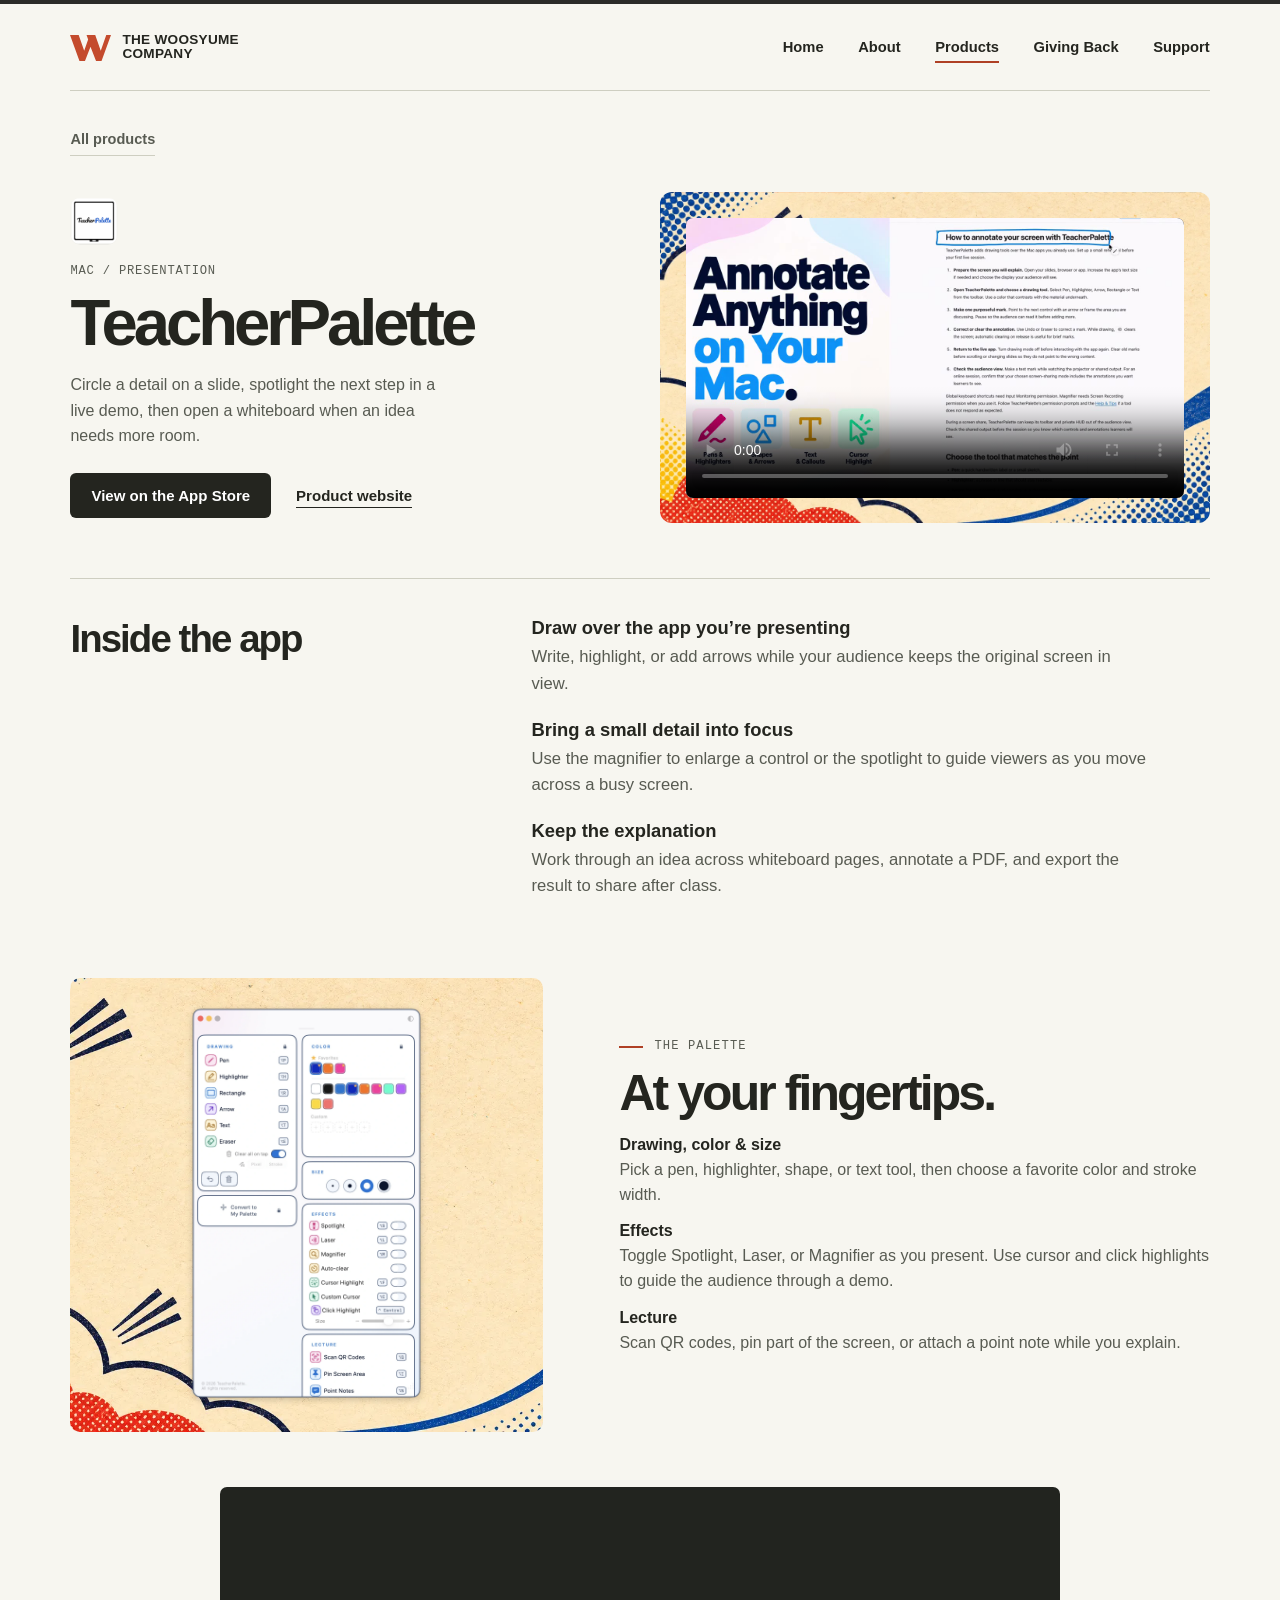
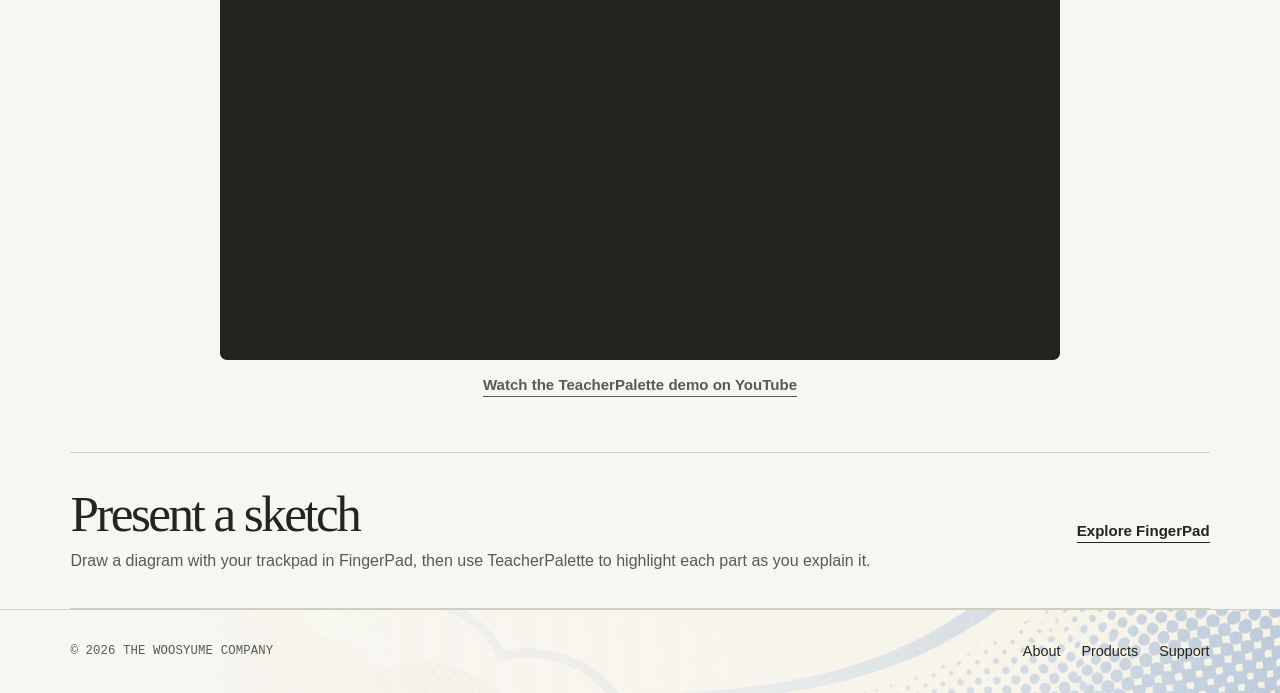
<file: docs/products/teacherpalette/index.html>
<!doctype html>
<html lang="en">
<head>
  <meta charset="utf-8">
  <meta name="viewport" content="width=device-width, initial-scale=1">
  <meta name="theme-color" content="#f7f6f0">
  <meta name="description" content="Annotate a shared Mac screen, spotlight details during a live demo, and mark up PDFs with TeacherPalette. Explore the presentation tools and find the Mac App Store link.">
  <title>TeacherPalette — Screen annotation &amp; whiteboard for Mac · THE WOOSYUME COMPANY</title>
  <link rel="canonical" href="https://woosyume.dev/products/teacherpalette/">
  <meta property="og:type" content="website">
  <meta property="og:site_name" content="THE WOOSYUME COMPANY">
  <meta property="og:title" content="TeacherPalette — Screen annotation &amp; whiteboard for Mac · THE WOOSYUME COMPANY">
  <meta property="og:description" content="Annotate a shared Mac screen, spotlight details during a live demo, and mark up PDFs with TeacherPalette. Explore the presentation tools and find the Mac App Store link.">
  <meta property="og:url" content="https://woosyume.dev/products/teacherpalette/">
  <meta property="og:image" content="https://woosyume.dev/assets/images/teacherpalette-showcase.webp">
  <meta name="twitter:card" content="summary_large_image">
  <script type="application/ld+json">{
  "@context": "https://schema.org",
  "@type": "SoftwareApplication",
  "name": "TeacherPalette",
  "description": "Annotate a shared Mac screen, spotlight details during a live demo, and mark up PDFs with TeacherPalette. Explore the presentation tools and find the Mac App Store link.",
  "url": "https://woosyume.dev/products/teacherpalette/",
  "publisher": {
    "@type": "Organization",
    "@id": "https://woosyume.dev/#studio",
    "name": "THE WOOSYUME COMPANY",
    "url": "https://woosyume.dev/"
  },
  "screenshot": "https://woosyume.dev/assets/images/teacherpalette-palette.webp",
  "operatingSystem": "macOS",
  "applicationCategory": "EducationalApplication",
  "image": "https://woosyume.dev/assets/images/teacherpalette-showcase.webp",
  "downloadUrl": "https://apps.apple.com/app/id6783567350",
  "sameAs": "https://teacherpalette.com/"
}</script>
  <link rel="icon" href="../../assets/mark.svg" type="image/svg+xml">
  <link rel="stylesheet" href="../../assets/site.css">
  
</head>
<body>
<a class="skip" href="#main">Skip to content</a>
<header>
  <div class="wrap">
    <a class="brand" href="../../index.html" aria-label="THE WOOSYUME COMPANY home"><img src="../../assets/mark.svg" width="41" height="39" alt=""><span class="brand-name"><span>THE WOOSYUME</span><span>COMPANY</span></span></a>
    <nav aria-label="Main navigation">
      <a href="../../index.html">Home</a>
      <a href="../../about/index.html">About</a>
      <a href="../../products/index.html" aria-current="location">Products</a>
      <a href="../../giving-back/index.html">Giving Back</a>
      <a href="../../support/index.html">Support</a>
    </nav>
  </div>
</header>
<main id="main" class="wrap detail">
  <a class="back" href="../index.html">All products</a>
  <section class="detail-hero">
    <div>
      <img class="detail-icon" width="48" height="48" src="../../assets/images/teacherpalette.png" alt="">
      <p class="meta">Mac / Presentation</p>
      <h1>TeacherPalette</h1>
      <p class="intro">Circle a detail on a slide, spotlight the next step in a live demo, then open a whiteboard when an idea needs more room.</p>
      <div class="actions"><a class="button" href="https://apps.apple.com/app/id6783567350">View on the App Store</a><a class="text-link" href="https://teacherpalette.com/">Product website</a></div>
    </div>
    <div class="film-stage">
      <video controls playsinline preload="metadata" width="1280" height="720" poster="../../assets/images/teacherpalette-video-poster.jpg" aria-label="TeacherPalette app preview">
        <source src="../../assets/video/teacherpalette-preview.mp4" type="video/mp4">
        <a href="../../assets/video/teacherpalette-preview.mp4">Open the TeacherPalette preview</a>
      </video>
    </div>
  </section>
  <section class="feature-layout" aria-labelledby="features-title">
    <h2 id="features-title">Inside the app</h2>
    <div class="feature-list"><div><h3>Draw over the app you’re presenting</h3><p>Write, highlight, or add arrows while your audience keeps the original screen in view.</p></div>
  <div><h3>Bring a small detail into focus</h3><p>Use the magnifier to enlarge a control or the spotlight to guide viewers as you move across a busy screen.</p></div>
  <div><h3>Keep the explanation</h3><p>Work through an idea across whiteboard pages, annotate a PDF, and export the result to share after class.</p></div></div>
  </section>
  <section class="palette-tour" aria-labelledby="palette-title">
    <figure class="palette-print">
      <a href="../../assets/images/teacherpalette-palette.webp">
        <img src="../../assets/images/teacherpalette-palette.webp" width="1052" height="1732" loading="lazy" alt="TeacherPalette’s palette showing drawing tools, favorite colors, stroke sizes, presentation effects, and lecture shortcuts">
      </a>
    </figure>
    <div>
      <p class="eyebrow">The palette</p>
      <h2 class="section-title" id="palette-title">At your fingertips.</h2>
      <dl>
        <dt>Drawing, color &amp; size</dt><dd>Pick a pen, highlighter, shape, or text tool, then choose a favorite color and stroke width.</dd>
        <dt>Effects</dt><dd>Toggle Spotlight, Laser, or Magnifier as you present. Use cursor and click highlights to guide the audience through a demo.</dd>
        <dt>Lecture</dt><dd>Scan QR codes, pin part of the screen, or attach a point note while you explain.</dd>
      </dl>
    </div>
  </section>
  <figure class="product-shot film">
    <iframe src="https://www.youtube-nocookie.com/embed/lZIGgZw1wJ8" title="the TeacherPalette demo" loading="lazy" allow="encrypted-media; picture-in-picture; fullscreen" referrerpolicy="strict-origin-when-cross-origin" allowfullscreen></iframe>
    <figcaption><a class="text-link" href="https://www.youtube.com/watch?v=lZIGgZw1wJ8">Watch the TeacherPalette demo on YouTube</a></figcaption>
  </figure>
  <section class="studio-note"><div><h2>Present a sketch</h2><p>Draw a diagram with your trackpad in FingerPad, then use TeacherPalette to highlight each part as you explain it.</p></div><a class="text-link" href="../fingerpad/index.html">Explore FingerPad</a></section>
</main>
<footer>
  <div class="wrap">
    <p class="copyright">© 2026 THE WOOSYUME COMPANY</p>
    <div class="foot-nav"><a href="../../about/index.html">About</a><a href="../../products/index.html">Products</a><a href="../../support/index.html">Support</a></div>
  </div>
</footer>
</body>
</html>
</file>
<file: docs/assets/site.css>
:root {
  color-scheme: light;
  --paper: #f7f6f0;
  --ink: #24251f;
  --muted: #585b52;
  --rule: #cecec1;
  --rust: #af4025;
  --sans: "Instrument Sans", "Helvetica Neue", Arial, sans-serif;
  --serif: "Instrument Serif", "Iowan Old Style", "Baskerville", "Times New Roman", serif;
  --mono: "IBM Plex Mono", ui-monospace, "SFMono-Regular", Menlo, Consolas, monospace;
}
* { box-sizing: border-box; }
body { margin: 0; font-family: var(--sans); background: var(--paper); color: var(--ink); -webkit-font-smoothing: antialiased; }
a { color: inherit; text-decoration: none; }
button { font: inherit; }
img { display: block; max-width: 100%; }
h1, h2, h3, p, figure, blockquote { margin: 0; }
a:focus-visible, button:focus-visible { outline: 3px solid #1164aa; outline-offset: 5px; }
::selection { color: #fff; background: var(--rust); }
.wrap { width: min(1320px, 89%); margin-inline: auto; }
.skip { position: absolute; top: 8px; left: 8px; z-index: 10; padding: 12px; background: white; transform: translateY(-160%); }
.skip:focus { transform: none; }
header .wrap, footer .wrap { display: flex; align-items: center; justify-content: space-between; gap: 20px; }
header .wrap { min-height: 87px; border-bottom: 1px solid var(--rule); }
.brand { display: inline-flex; align-items: center; gap: 11px; flex-shrink: 0; }
.brand img { width: 41px; height: 39px; }
.brand-name { font-size: .85rem; font-weight: 780; letter-spacing: .02em; line-height: 1.04; }
.brand-name span { display: block; }
nav { display: flex; align-items: center; gap: clamp(18px, 2.7vw, 42px); }
nav a { position: relative; padding-block: 12px; font-size: .92rem; font-weight: 550; }
nav a[aria-current]::after { position: absolute; content: ""; bottom: 4px; left: 0; right: 0; height: 2px; background: var(--rust); }
nav a:hover, .text-link:hover, .back:hover { color: var(--rust); }
.eyebrow, .meta, .section-kicker { font: 500 .76rem/1.45 var(--mono); letter-spacing: .09em; text-transform: uppercase; }
.eyebrow { display: flex; align-items: center; gap: 11px; color: var(--muted); }
.eyebrow::before { content: ""; width: 24px; height: 2px; background: var(--rust); flex: 0 0 auto; }
.hero { display: grid; grid-template-columns: 1.06fr 1fr; align-items: center; gap: 1%; padding: clamp(35px, 4vw, 64px) 0; min-height: 475px; }
.hero-copy { position: relative; z-index: 1; }
.display { font-size: clamp(3.8rem, 6.85vw, 7.1rem); font-weight: 620; letter-spacing: -.068em; line-height: .98; }
.display em, .section-title em { font-family: var(--serif); font-weight: 400; color: var(--rust); letter-spacing: -.062em; }
.hero h1 { margin: 22px 0 20px; }
.hero h1 em { display: block; }
.intro { color: var(--muted); font-size: clamp(1rem,1.22vw,1.15rem); line-height: 1.58; max-width: 41ch; }
.actions { display: flex; align-items: center; gap: 17px 25px; flex-wrap: wrap; margin-top: 25px; }
.button, .text-link { display: inline-flex; align-items: center; justify-content: center; gap: 11px; font-size: .94rem; font-weight: 580; }
.button { padding: 14px 21px; border-radius: 6px; color: #fff; background: var(--ink); transition: background .15s; }
.button:hover { background: var(--rust); }
.button svg { width: 16px; height: 16px; }
.text-link { border-bottom: 1px solid currentColor; padding: 4px 0 3px; }
.selector { position: relative; isolation: isolate; container-type: inline-size; aspect-ratio: 1.34; width: 100%; margin: 0; }
.selector-field { position: absolute; inset: 0; overflow: hidden; background-image: radial-gradient(#abaa9b 0.8px, transparent 1px); background-size: 13px 13px; mask-image: radial-gradient(ellipse 66% 67% at 50% 50%, black 40%, transparent 90%); }
.cross { position: absolute; width: 11px; height: 11px; opacity: .65; }
.cross::before, .cross::after { content: ""; position: absolute; background: #88897e; }
.cross::before { width: 11px; height: 1px; top: 5px; }
.cross::after { width: 1px; height: 11px; left: 5px; }
.cross.a { left: 4%; top: 5%; } .cross.b { right: 2%; top: 5%; }
.cross.c { left: 4%; bottom: 6%; } .cross.d { right: 2%; bottom: 6%; }
.cable { position: absolute; inset: 0; width: 100%; height: 100%; overflow: visible; pointer-events: none; }
.console {
  position: absolute; font-size: 1cqw; top: 1.5%; left: 17%; width: 66%; padding: 2.8em 3em 3.4em;
  background: linear-gradient(128deg,#f2efe4 0%,#e7e4d8 45%,#d3cebd 100%);
  border: 1px solid #b2ac99; border-radius: 3.6em;
  transform: perspective(145cqw) rotateX(36deg) rotateY(-13deg) rotateZ(-9deg);
  transform-style: preserve-3d;
  box-shadow: inset .22em .4em .23em #fffdf3, inset -.22em -.12em .2em #aca58f,
    0 .35em 0 #bdb7a6, .08em .7em 0 #c6c0b0, .12em 1.05em 0 #a39c8b, .18em 1.35em 0 #aaa28d,
    .25em 1.47em 0 #716d5f, .5em 1.85em .65em #38352952, 1.8em 4.4em 3.4em #44403242;
}
.console::before { content: ""; position: absolute; inset: 0; pointer-events: none; z-index: 2; border-radius: inherit; background: url(paper-grain.png); opacity: .065; mix-blend-mode: multiply; }
.panel-top, .panel-bottom { display: flex; align-items: center; justify-content: space-between; gap: 2em; }
.panel-top { padding: 0 1.1em 1.8em; }
.machine-name, .machine-note { font-family: var(--mono); font-weight: 650; text-transform: uppercase; }
.machine-name { font-size: max(.68rem, 2.05em); letter-spacing: .12em; color: #47463c; }
.vents { width: 10em; height: 1.1em; background: repeating-linear-gradient(90deg,#777467 0 .36em,#faf7ea .39em .53em,transparent .55em 1.02em); transform: skew(-18deg); }
.keys {
  display: grid; grid-template-columns: repeat(2, minmax(0, 1fr)); gap: 1.8em;
  padding: 1.65em; border-radius: 1.6em; background: #413e36;
  box-shadow: inset .3em .45em .7em #171611, 0 .2em .1em #fffdf1;
  transform-style: preserve-3d;
}
.key {
  /* The switch socket stays under the pointer while the cap travels. */
  --drop: 5em;
  --offset: 1.7em;
  --travel: 0;
  --wall: color-mix(in srgb, var(--key-base) 84%, #29251f);
  --step-y: calc(var(--drop) * (1 - var(--travel)) / 8);
  --step-x: calc(var(--offset) * (1 - var(--travel)) / 8);
  position: relative; display: block; height: 16.5em; min-width: 0; border-radius: 1.2em;
  background: linear-gradient(150deg, #181813, #333127);
  box-shadow: inset .35em .5em .55em #12120e, 0 .12em .1em #c6c0a84d;
}
.key-inner {
  position: absolute; inset: 0 var(--offset) var(--drop) 0; border-radius: 1.15em;
  display: flex; flex-direction: column; justify-content: space-between; align-items: flex-start; padding: 1em 1.4em;
  background: radial-gradient(ellipse at 65% 75%, var(--key-light), var(--key) 86%);
  transform: translate(calc(var(--offset) * var(--travel)), calc(var(--drop) * var(--travel)));
  /* The stacked edges follow the face down to the fixed base of the switch. */
  box-shadow:
    inset .18em .22em .25em #ffffff9c, inset -.3em -.35em .48em #332c2338,
    var(--step-x) var(--step-y) 0 var(--key-edge),
    calc(2 * var(--step-x)) calc(2 * var(--step-y)) 0 var(--key-edge),
    calc(3 * var(--step-x)) calc(3 * var(--step-y)) 0 var(--key-edge),
    calc(4 * var(--step-x)) calc(4 * var(--step-y)) 0 var(--key-base),
    calc(5 * var(--step-x)) calc(5 * var(--step-y)) 0 var(--key-base),
    calc(6 * var(--step-x)) calc(6 * var(--step-y)) 0 var(--key-base),
    calc(7 * var(--step-x)) calc(7 * var(--step-y)) 0 var(--wall),
    calc(8 * var(--step-x)) calc(8 * var(--step-y)) 0 var(--wall),
    calc(9 * var(--step-x)) calc(10 * var(--step-y)) calc(2 * var(--step-y)) #18150ece;
  transition: transform 110ms cubic-bezier(.2,1.3,.45,1), box-shadow 110ms cubic-bezier(.2,1.3,.45,1);
}
@media (hover: hover) {
  .key[href]:hover .key-inner { filter: brightness(1.06); }
}
.key[href]:is(:active, .is-pressed) { --travel: .88; }
.key[href]:is(:active, .is-pressed) .key-inner {
  filter: brightness(.93);
  transition-timing-function: cubic-bezier(.16,.9,.28,1);
  transition-duration: 55ms;
}
.key-spare {
  --key-light: #e7e5dc; --key: #d1cdc1; --key-edge: #c3bfb1; --key-base: #a6a193;
}
.key:focus-visible { outline-color: #1551b4; outline-offset: 3px; z-index: 3; }
.key .key-icon { width: 5.9em; height: 5.9em; display: block; object-fit: contain; border-radius: 20%; }
.key-name { font: 650 max(.7rem, 2.1em)/1 var(--sans); letter-spacing: -.02em; }
.key-teacherpalette { --key-light: #fefcf3; --key: #e9e6d7; --key-edge: #d6d3c5; --key-base: #aba48d; color: #33332d; }
.key-qredirect { --key-light: #4e534f; --key: #373c38; --key-edge: #444942; --key-base: #252721; color: #fbfaf1; }
.key-jikyuchan { --key-light: #f2d394; --key: #e8bd74; --key-edge: #d7b676; --key-base: #a48145; color: #453620; }
.key-fingerpad { --key-light: #e1d6f3; --key: #cabade; --key-edge: #bcacce; --key-base: #8d809a; color: #3f304f; }
.panel-bottom { padding: 1.9em .95em 0; }
.machine-note { font-size: max(.62rem, 1.55em); letter-spacing: .13em; color: #555548; }
.lamp { display: inline-block; width: .9em; height: .9em; margin-right: .9em; border-radius: 100%; background: #c34a26; box-shadow: inset 0 .12em .18em #7d3a21,0 1px 0 white; }
.ribs { display: flex; gap: .48em; } .ribs i { width: 1.05em; height: 1.05em; background: #595a4d; } .ribs i:first-child { background: #ce5533; } .ribs i:nth-child(2) { background: #dfa64f; }
.screw { position: absolute; width: 1.32em; height: 1.32em; bottom: 1.2em; border-radius: 100%; background: linear-gradient(120deg,#aaa594,#ebe6d7 52%,#9c9685); box-shadow: 0 0 .16em .08em #968f7d; }
.screw::after { content: ""; height: .22em; background: #6d6b5f; position: absolute; inset: 42% 17% auto; transform: rotate(-36deg); }
.screw.left { left: 1.85em; } .screw.right { right: 1.85em; }
.collection { padding: 38px 0 clamp(56px,7vw,105px); border-top: 1px solid var(--rule); }
.section-heading { display: flex; align-items: baseline; justify-content: space-between; gap: 20px; margin-bottom: 27px; }
.section-title { font-size: clamp(2.35rem,3.9vw,4rem); letter-spacing: -.058em; font-weight: 560; line-height: 1.04; }
.catalog { display: grid; grid-template-columns: repeat(2,minmax(0,1fr)); gap: 40px 27px; }
.card { display: block; min-width: 0; }
.card h3, .card h2 { margin-top: 5px; font-size: clamp(1.65rem,2.5vw,2.5rem); font-weight: 560; letter-spacing: -.057em; }
.card:hover h3, .card:hover h2 { color: var(--rust); }
.card-copy { padding: 17px 0 0; }
.meta, .section-kicker { color: var(--muted); }
.meta { letter-spacing: .065em; }
.card-copy p { margin-top: 7px; color: var(--muted); line-height: 1.5; max-width: 56ch; }
.showcase { display: block; width: 100%; height: auto; border-radius: 10px; }
.studio-note { border-block: 1px solid var(--rule); padding: 35px 0; display: flex; gap: 24px; align-items: center; justify-content: space-between; }
.studio-note h2 { font-family: var(--serif); font-size: clamp(1.9rem,4vw,3.8rem); line-height: 1; font-weight: 400; letter-spacing: -.05em; }
.studio-note p { margin-top: 10px; font-size: 1rem; line-height: 1.5; color: var(--muted); }
footer { padding: 33px 0; }
footer .copyright { font: .77rem/1.4 var(--mono); letter-spacing: .01em; color: var(--muted); }
footer .foot-nav { display: flex; gap: 21px; font-size: .9rem; } .foot-nav a:hover { text-decoration: underline; }
.page-lead { padding: clamp(48px,7vw,105px) 0 40px; }
.page-lead .display { margin: 22px 0; }
.list-head { display: flex; justify-content: space-between; align-items: end; gap: 20px; }
.list-head .intro { max-width: 50ch; }
.filters { display: flex; gap: 4px; padding: 3px; border: 1px solid var(--rule); border-radius: 8px; }
.filters button { border: 0; padding: 9px 14px; border-radius: 5px; color: var(--muted); background: transparent; cursor: pointer; font-size: .9rem; }
.filters button[aria-pressed=true] { color: white; background: var(--ink); }
[hidden] { display: none !important; }
.sr-only { position: absolute; width: 1px; height: 1px; overflow: hidden; clip-path: inset(50%); white-space: nowrap; }
.detail { padding-top: 32px; }
.back { display: inline-block; padding: 8px 0; color: var(--muted); font-weight: 550; font-size: .91rem; border-bottom: 1px solid var(--rule); }
.detail-hero { display: grid; grid-template-columns: 1fr 1.03fr; gap: 5%; align-items: center; padding: 36px 0 55px; }
.detail-icon { width: 48px; height: 48px; object-fit: contain; margin-bottom: 18px; border-radius: 10px; }
.detail h1 { font-size: clamp(2.65rem,5.1vw,5.1rem); line-height: 1.05; letter-spacing: -.062em; font-weight: 610; margin: 8px 0 15px; }
[lang=ja] { font-family: var(--sans), "Hiragino Sans", sans-serif; }
.feature-layout { display: grid; grid-template-columns: .84fr 1.45fr; gap: 6%; border-top: 1px solid var(--rule); padding: 38px 0 54px; }
.feature-layout h2 { font-size: clamp(1.8rem,3vw,3rem); letter-spacing: -.05em; font-weight: 560; }
.feature-list { display: grid; gap: 21px; }
.feature-list h3 { font-size: 1.15rem; font-weight: 630; margin-bottom: 5px; }
.feature-list p, .bio-text p { font-size: 1.04rem; color: var(--muted); line-height: 1.6; max-width: 67ch; }
.product-shot { margin: 0 auto 55px; max-width: 840px; }
.product-shot img { width: 100%; border-radius: 10px; }
.product-shot figcaption { margin-top: 12px; color: var(--muted); font-size: .93rem; }
.detail + footer, .about + footer, .product-index + footer { border-top: 1px solid var(--rule); }
.about-grid { display: grid; grid-template-columns: 1.15fr .78fr; gap: 8%; align-items: center; padding: 58px 0; }
.about-grid .display { margin: 20px 0; }
.bio-text p + p { margin-top: 14px; }
.portrait { display: block; width: min(100%, 350px); height: auto; justify-self: center; border: 7px solid #fffcf3; border-radius: 5px; box-shadow: 0 8px 20px #3c332321; }
.personal-note { display: grid; grid-template-columns: .7fr 1.3fr; gap: 7%; border-top: 1px solid var(--rule); padding: 45px 0 70px; }
.personal-note blockquote { font-family: var(--serif); font-size: clamp(1.9rem,3.5vw,3.5rem); line-height: 1.08; letter-spacing: -.04em; color: var(--rust); }
@media (min-width: 1600px) { .hero { padding-block: 67px; } }
@media (max-width: 900px) {
  .wrap { width: 90%; }
  .hero { min-height: 380px; }
  .display { font-size: clamp(3rem,7vw,5rem); }
  .hero .intro { max-width: 36ch; }
  .catalog { gap: 30px 19px; }
  .detail-hero { gap: 4%; }
}
@media (max-width: 700px) {
  header .wrap { min-height: 69px; }
  .brand { gap: 6px; } .brand img { width: 32px; height: 31px; } .brand-name { font-size: .71rem; }
  nav { gap: 15px; } nav a { font-size: .88rem; }
  .hero { grid-template-columns: 1fr; padding: 40px 0 18px; gap: 10px; }
  .hero .display { font-size: clamp(3.8rem,11.4vw,5.9rem); }
  .hero h1 { margin: 17px 0; }
  .selector { width: min(100%, 480px); justify-self: center; }
  .intro,.hero .intro { max-width: 48ch; }
  .collection { padding-top: 26px; }
  .catalog { gap: 29px; grid-template-columns: 1fr; }
  .section-heading { margin-bottom: 20px; }
  .card-copy { padding-top: 12px; }
  .card-copy p { margin-top: 5px; }
  .studio-note, .list-head { flex-direction: column; align-items: start; }
  .detail-hero, .feature-layout, .about-grid, .personal-note { grid-template-columns: 1fr; gap: 26px; }
  .detail-hero { padding: 25px 0 32px; }
  .about-grid { padding: 35px 0; }
  .portrait { width: min(100%, 290px); }
  .personal-note { padding: 30px 0 45px; }
  .page-lead { padding: 36px 0 27px; }
  .product-index .catalog { margin-bottom: 35px; }
  footer .wrap { flex-wrap: wrap; gap: 13px; }
}
@media (max-width: 370px) {
  nav { gap: 10px; } .brand-name { font-size: .64rem; }
  .hero .display { font-size: 3.3rem; } .hero .actions { gap: 12px; }
}
@media (prefers-reduced-motion: reduce) {
  *, *::before, *::after { transition: none !important; scroll-behavior: auto !important; }
}

.app-descriptor { font-size: 1.18rem; font-weight: 600; margin-bottom: .65rem; }
.info-page { border-bottom: 1px solid var(--rule); }
.contact-intro .intro { max-width: 55ch; }
.contact-channels { display: flex; flex-wrap: wrap; gap: .75rem 1.5rem; align-items: baseline; margin-top: 1.2rem; }
.contact-mail { display: inline-block; color: var(--rust); font-size: clamp(1.15rem,2.5vw,2rem); text-decoration: underline; text-underline-offset: .18em; overflow-wrap: anywhere; }
.contact-options { display: grid; grid-template-columns: repeat(3,minmax(0,1fr)); gap: clamp(24px,4vw,65px); padding: 32px 0 64px; border-top: 1px solid var(--rule); }
.contact-options h2 { font-size: clamp(1.25rem,2vw,1.8rem); letter-spacing: -.045em; }
.contact-options p { margin: 12px 0; color: var(--muted); line-height: 1.55; }
.giving { display: grid; grid-template-columns: 1fr 1fr; gap: 7%; align-items: center; padding: clamp(45px,7vw,110px) 0; }
.giving-figure { display: grid; grid-auto-flow: column; place-content: center; align-items: baseline; background: #e3e6d6; color: #465237; border-radius: 10px; font: italic clamp(7rem,16vw,14rem)/1.2 var(--serif); padding: 8% 0; }
.giving-figure span { font-size: .57em; }
.giving h1 { margin: 20px 0; }
@media (max-width: 740px) {
  header .wrap { display: grid; justify-content: stretch; gap: 4px; padding: 13px 0 4px; }
  header nav { display: flex; flex-wrap: wrap; justify-content: space-between; gap: 0 .55rem; }
  header nav a { display: inline-flex; align-items: center; min-height: 44px; font-size: .9rem; padding: 8px 0; }
  header nav a[aria-current]::after { bottom: 4px; }
  .giving, .contact-options { grid-template-columns: minmax(0,1fr); gap: 28px; }
  .giving-figure { font-size: 7rem; padding: 18px 0; }
  .contact-options { padding-bottom: 37px; }
  .detail-hero > *, .hero > *, .about-grid > * { min-width: 0; }
  .foot-nav { flex-wrap: wrap; }
}

/* Screenprinted edges frame the media while leaving controls unobstructed. */
.selector-field {
  inset: 1% 0;
  border-radius: 14px;
  background: #ffecc7 url(images/pop-paper.webp) center / cover;
  mask-image: none;
}
.film-stage {
  background: #ffdf9f url(images/pop-paper.webp) center / cover;
  padding: clamp(12px, 2vw, 26px);
  border-radius: 12px;
  min-width: 0;
}
.film-stage video, .film iframe {
  display: block;
  width: 100%;
  height: auto;
  aspect-ratio: 16 / 9;
  background: #22241f;
  border: 0;
  border-radius: 7px;
}
.film { width: min(100%, 880px); }
.film-short { width: min(100%, 355px); }
.film-short iframe { aspect-ratio: 9 / 16; }
.film figcaption { text-align: center; }
.giving-figure {
  background: #fbeac5 url(images/pop-paper.webp) center / cover;
  color: #302d29;
}
header { border-top: 4px solid #2b2b29; }
footer {
  background: linear-gradient(90deg,#f7f6f0 15%,#f7f6f0ef 60%,#f7f6f0c2), url(images/pop-paper.webp) center bottom / cover;
}
.palette-tour {
  display: grid;
  grid-template-columns: minmax(0,.8fr) minmax(0,1fr);
  align-items: center;
  gap: clamp(24px,6vw,82px);
  padding-block: 24px 55px;
}
.palette-print { padding: 22px; background: #ffe6ae url(images/pop-paper.webp) center / cover; border-radius: 10px; }
.palette-print img { margin: auto; max-height: 410px; width: auto; max-width: 100%; border-radius: 8px; box-shadow: 3px 7px 15px #27241f42; }
.palette-tour h2 { margin-top: 12px; }
.palette-tour dt { margin-top: 15px; font-weight: 650; }
.palette-tour dd { margin: 4px 0 0; color: var(--muted); line-height: 1.55; }
@media (max-width: 700px) {
  .palette-tour { grid-template-columns: minmax(0,1fr); }
  .palette-print img { max-height: 330px; }
}

.canvas-gallery { display: grid; grid-template-columns: repeat(auto-fit, minmax(min(100%, 22rem), 1fr)); gap: 24px; margin-bottom: 55px; }
.canvas-gallery a, .palette-print a { display: block; cursor: zoom-in; }
.canvas-gallery a { border-radius: 10px; background: #f0e4f3 url(images/pop-paper.webp) center / cover; }
.canvas-gallery img { width: 100%; height: auto; }
.canvas-gallery figcaption { margin-top: 12px; color: var(--muted); font-size: .93rem; }
.palette-print img { height: auto; object-fit: contain; box-shadow: none; }

.work-catalog { grid-template-columns: repeat(auto-fit, minmax(min(100%, 17rem), 1fr)); }
.play-collection .card { display: grid; grid-template-columns: minmax(0, 1fr) minmax(0, 1fr); align-items: center; gap: 4%; }
.play-collection .card-copy { padding-top: 0; }
.deck-groups { display: grid; grid-template-columns: repeat(auto-fit, minmax(min(100%, 20rem), 1fr)); gap: 2rem 3rem; }
.deck-groups h3 { font: 500 1.65rem var(--serif); margin-bottom: .75rem; }
.talks ul { list-style: none; padding: 0; margin: 0; }
.talks li { display: grid; gap: .45rem; padding: 1.25rem 0; border-top: 1px solid var(--rule); }
.talks li a { width: fit-content; text-decoration: underline; text-underline-offset: .2em; font-size: 1.3rem; }
.talks .section-heading { flex-wrap: wrap; }
.studio-note + .canvas-gallery { margin-top: 35px; }
@media (max-width: 650px) {
  .play-collection .card { grid-template-columns: 1fr; gap: 17px; }
}
</file>
